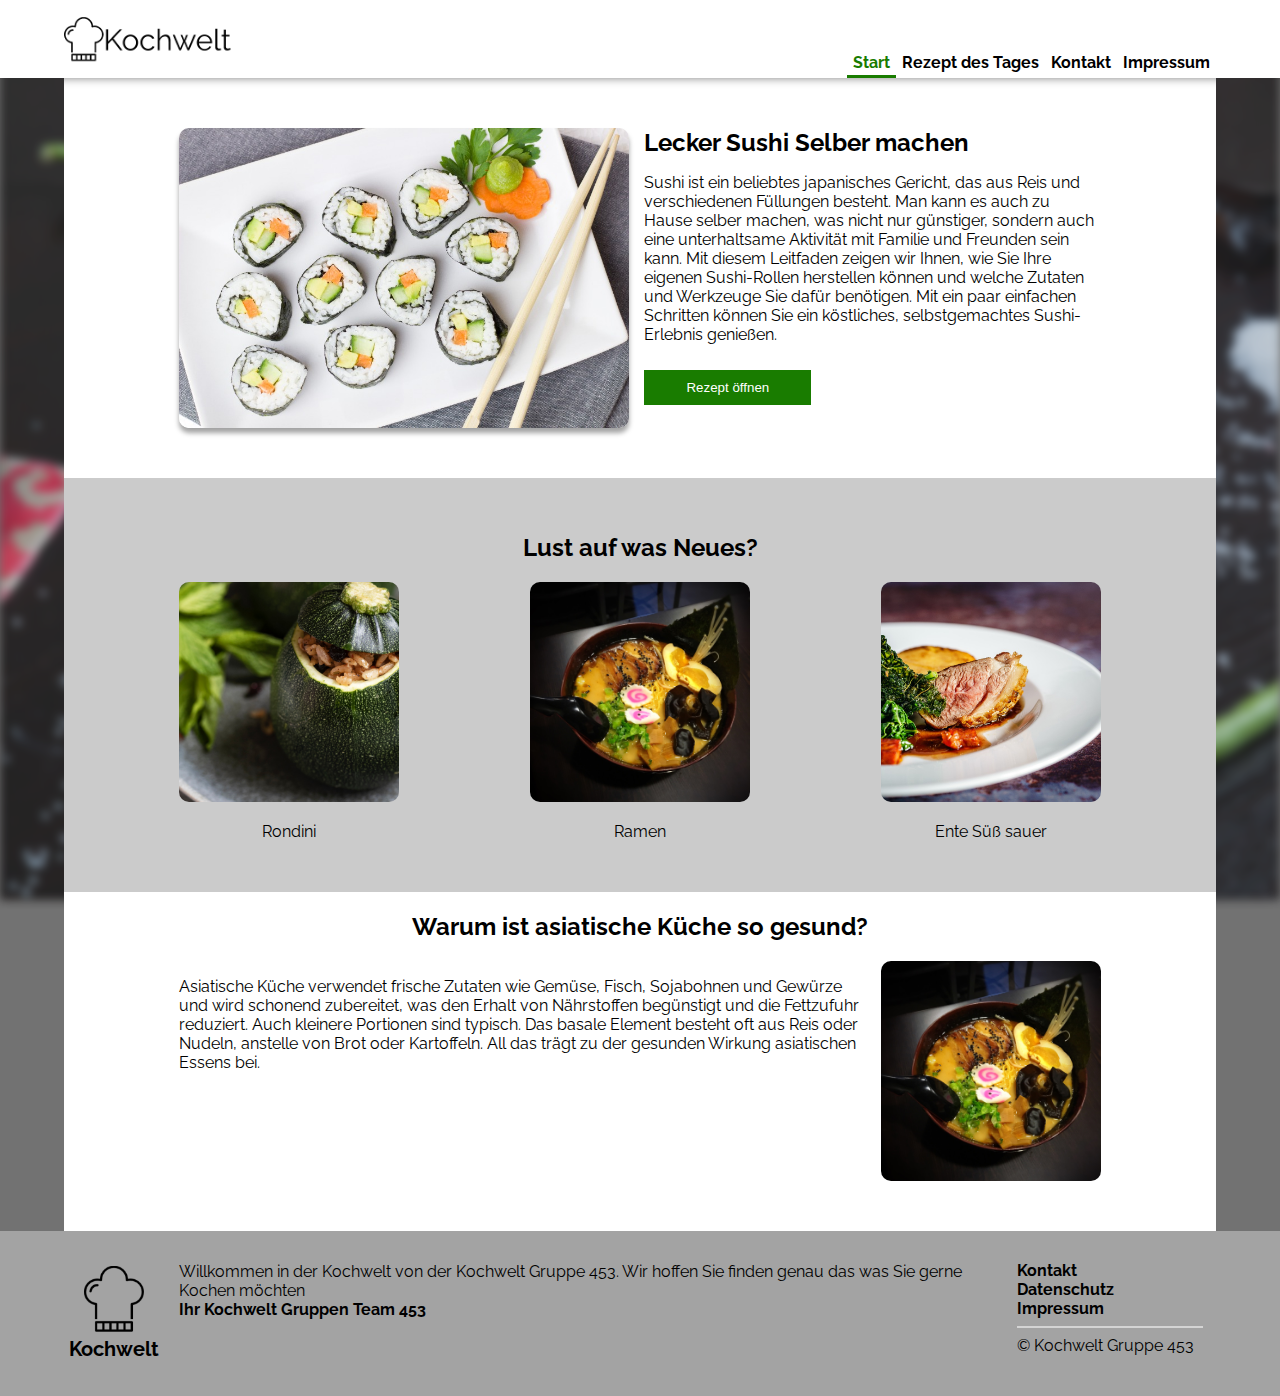
<file: index.html>
<!DOCTYPE html>
<html lang="de">

<head>
    <meta charset="UTF-8">
    <meta http-equiv="X-UA-Compatible" content="IE=edge">
    <meta name="viewport" content="width=device-width, initial-scale=1.0">
    <link rel="icon" type="image/png" href="./img/favicon.png">
    <script id="Cookiebot" src="https://consent.cookiebot.com/uc.js" data-cbid="d3d63e2e-1fae-4f0b-adeb-bb6c172b94df" data-blockingmode="auto" type="text/javascript"></script>
    <script src="script.js"></script>
    <title>Kochwelt</title>
    <link rel="stylesheet" href="css/style.css">
</head>

<body onload="includeHTML()">

    <div w3-include-html="templates/header.html"></div>
    <div class="contentBodyMain">
        <div class="homeRecipeDay">
            <img src="./img/img-gerichte/sushi-tag/kochwelt_sushi_1.jpg">
            <div class="homeTextBox">
                <h2>Lecker Sushi Selber machen</h2>
                <p>Sushi ist ein beliebtes japanisches Gericht, das aus Reis und verschiedenen Füllungen besteht. Man
                    kann es auch zu Hause selber machen, was nicht nur günstiger, sondern auch eine unterhaltsame
                    Aktivität mit Familie und Freunden sein kann. Mit diesem Leitfaden zeigen wir Ihnen, wie Sie Ihre
                    eigenen Sushi-Rollen herstellen können und welche Zutaten und Werkzeuge Sie dafür benötigen. Mit ein
                    paar einfachen Schritten können Sie ein köstliches, selbstgemachtes Sushi-Erlebnis genießen.</p>
                <button onclick="window.location.href = 'tagesrezept.html';">Rezept öffnen</button>
            </div>
        </div>
        <div class="homeMiddelLine">
            <div class="homeMiddel">
                <h2>Lust auf was Neues?</h2>
                <div class="homeMiddelBox">
                    <a href="rondini.html">
                        <img src="./img/img-gerichte/Rondini-img/Gefüllte-Rondini.jpg">
                        <p>Rondini</p>
                    </a>
                </div>
                <div class="homeMiddelBox">
                    <a href="ramen.html">
                        <img src="./img/img-gerichte/Ramen/table-restaurant-asian-bowl-dish-meal-1407283-pxhere.com.jpg">
                        <p>Ramen</p>
                    </a>
                </div>
                <div class="homeMiddelBox">
                    <a href="ente.html">
                        <img src="./img/img-gerichte/Ente/ente_0.jpg">
                        <p>Ente Süß sauer</p>
                    </a>
                </div>
            </div>
        </div>
        <div class="homeLast">
            <h2>Warum ist asiatische Küche so gesund?</h2>
            <div class="homeContentBoxLast">
                <p>Asiatische Küche verwendet frische Zutaten wie Gemüse, Fisch, Sojabohnen und Gewürze und wird
                    schonend zubereitet, was den Erhalt von Nährstoffen begünstigt und die Fettzufuhr reduziert. Auch
                    kleinere Portionen sind typisch. Das basale Element besteht oft aus Reis oder Nudeln, anstelle von
                    Brot oder Kartoffeln. All das trägt zu der gesunden Wirkung asiatischen Essens bei.</p>
                <img src="./img/img-gerichte/Ramen/table-restaurant-asian-bowl-dish-meal-1407283-pxhere.com.jpg">
            </div>
        </div>

    </div>
    <div w3-include-html="templates/footer.html"></div>
    <script type="text/javascript">
        function downloadJSAtOnload() {
            var element = document.createElement("script");
            element.src = "navistyle.js";
            document.body.appendChild(element);
        }
        // greater than or equal IE 9 and other modern Browser
        if (window.addEventListener)
            window.addEventListener("load", downloadJSAtOnload, false);
        //  less than or equal IE 8
        else if (window.attachEvent)
            window.attachEvent("onload", downloadJSAtOnload);
        // all Browser
        else window.onload = downloadJSAtOnload; 
    </script>
</body>

</html>
</file>
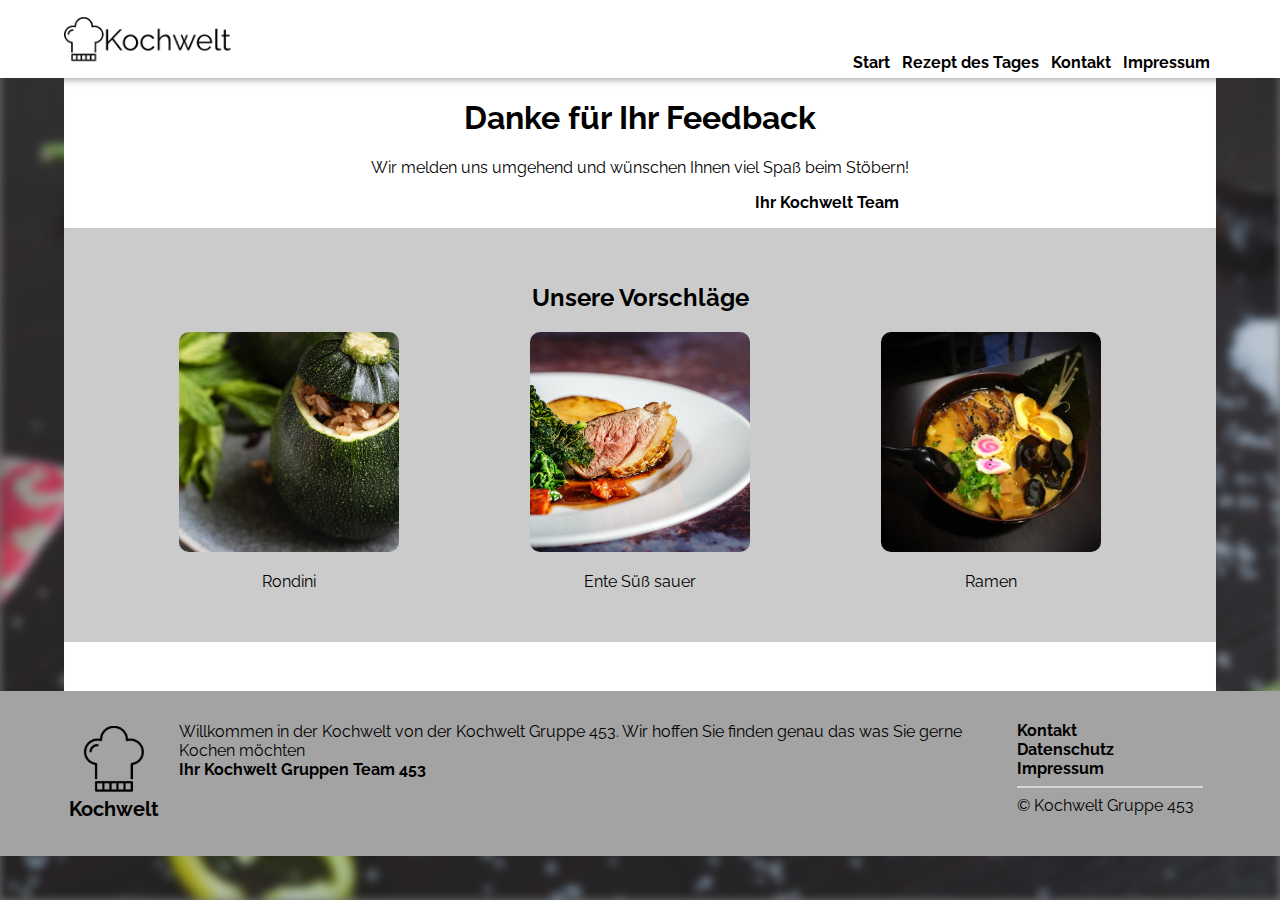
<file: danke.html>
<!DOCTYPE html>
<html lang="de">
<head>
    <meta charset="UTF-8">
    <meta http-equiv="X-UA-Compatible" content="IE=edge">
    <meta name="viewport" content="width=device-width, initial-scale=1.0">
    <link rel="icon" type="image/png" href="./img/favicon.png">
    <script id="Cookiebot" src="https://consent.cookiebot.com/uc.js" data-cbid="d3d63e2e-1fae-4f0b-adeb-bb6c172b94df" data-blockingmode="auto" type="text/javascript"></script>
    <script src="script.js"></script>
    <title>Kochwelt</title>
    <link rel="stylesheet" href="css/style.css">
</head>
<body onload="includeHTML()">
    
    <div w3-include-html="templates/header.html"></div>
    <div class="contentBodyMain tanksContent">
        <div class="tanksContentText">
            <h1>Danke für Ihr Feedback</h1>
            <p class="tanksSiteText">Wir melden uns umgehend und wünschen Ihnen viel Spaß beim Stöbern!</p>
            <p class="tanksSiteTextTeam">Ihr Kochwelt Team</p>
        </div>
        
        <div class="homeMiddelLine">
            <div class="homeMiddel">
                <h2>Unsere Vorschläge</h2>
                <div class="homeMiddelBox">
                    <a href="rondini.html">
                        <img src="./img/img-gerichte/Rondini-img/Gefüllte-Rondini.jpg">
                        <p>Rondini</p>
                    </a>
                </div>
                <div class="homeMiddelBox">
                    <a href="ente.html">
                        <img src="./img/img-gerichte/Ente/ente_0.jpg">
                        <p>Ente Süß sauer</p>
                    </a>
                </div>
                <div class="homeMiddelBox">
                    <a href="ramen.html">
                        <img src="./img/img-gerichte/Ramen/table-restaurant-asian-bowl-dish-meal-1407283-pxhere.com.jpg">
                        <p>Ramen</p>
                    </a>
                </div>
            </div>
        </div>
    
    </div>
    <div w3-include-html="templates/footer.html"></div>
    <script type="text/javascript">
        function downloadJSAtOnload() {
            var element = document.createElement("script");
            element.src = "navistyle.js";
            document.body.appendChild(element);
        }
        // greater than or equal IE 9 and other modern Browser
        if (window.addEventListener)
            window.addEventListener("load", downloadJSAtOnload, false);
        //  less than or equal IE 8
        else if (window.attachEvent)
            window.attachEvent("onload", downloadJSAtOnload);
        // all Browser
        else window.onload = downloadJSAtOnload; 
    </script>
</body>
</html>
</file>
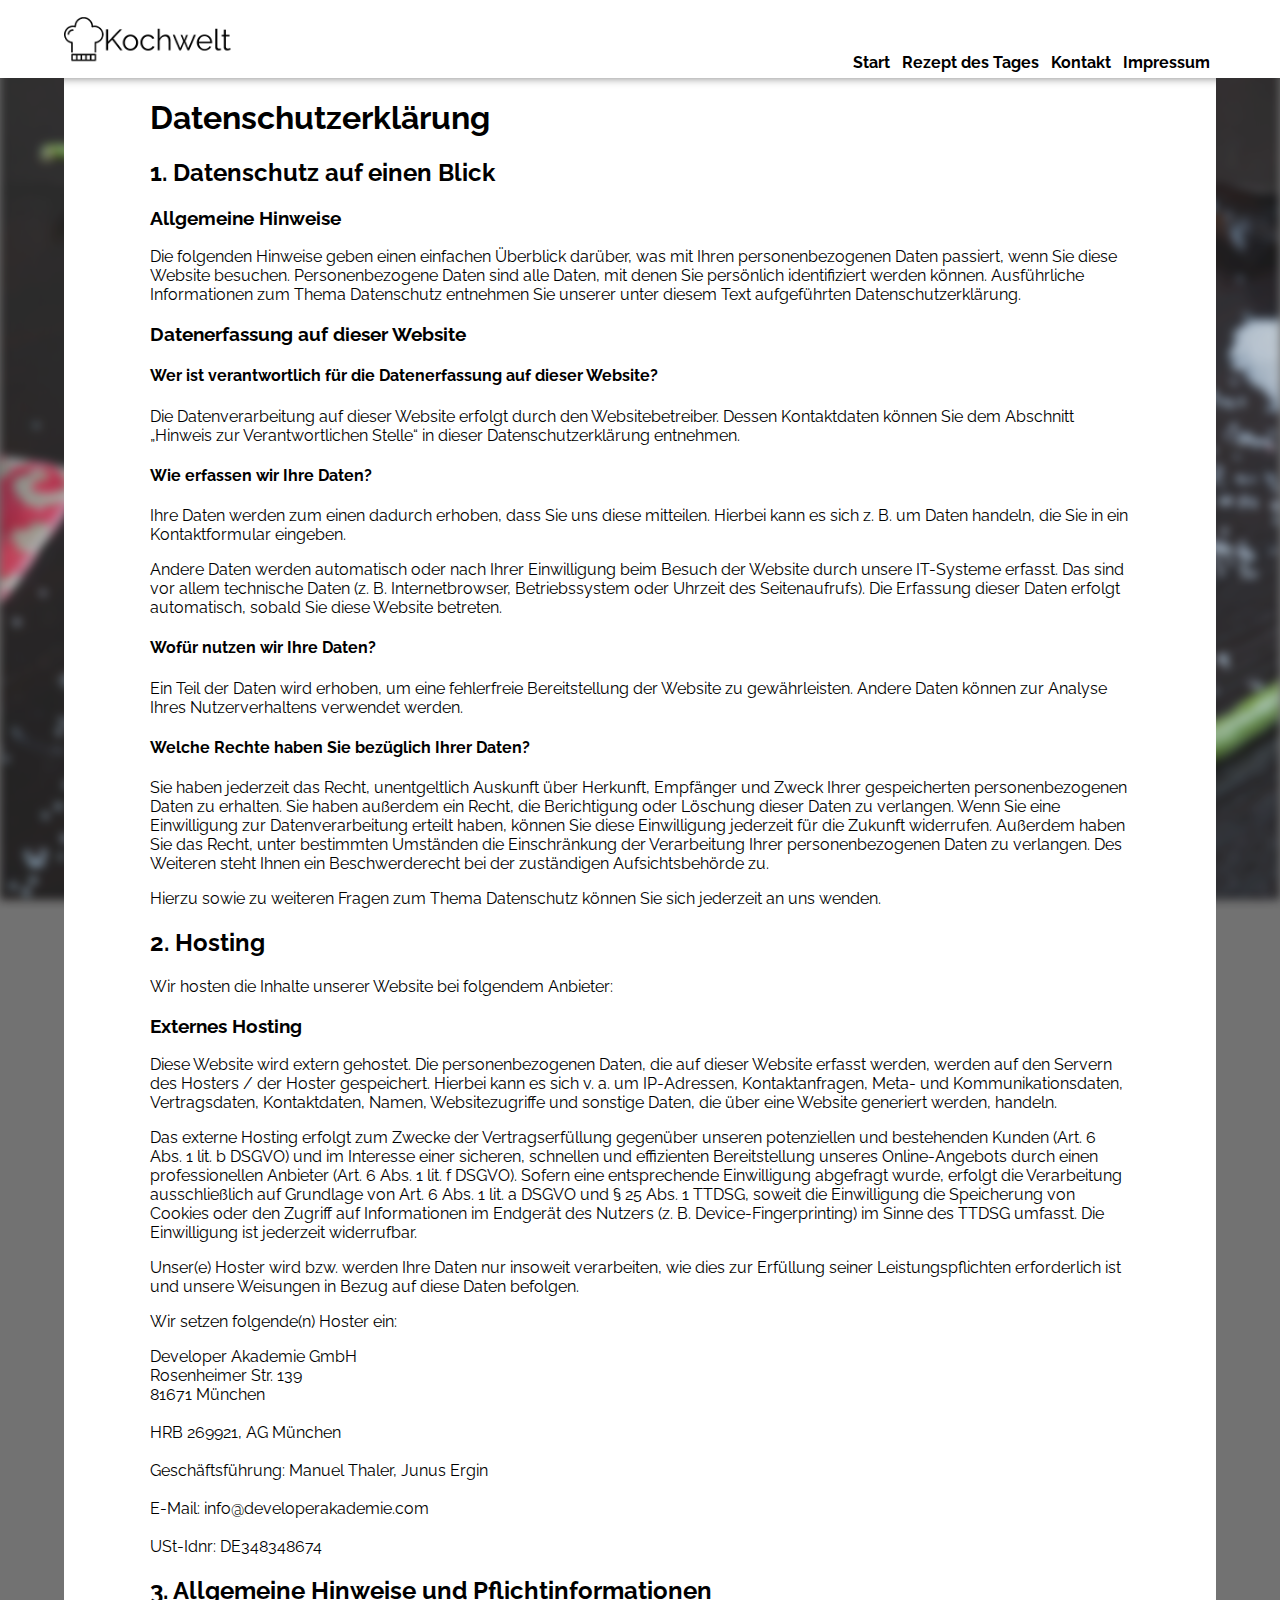
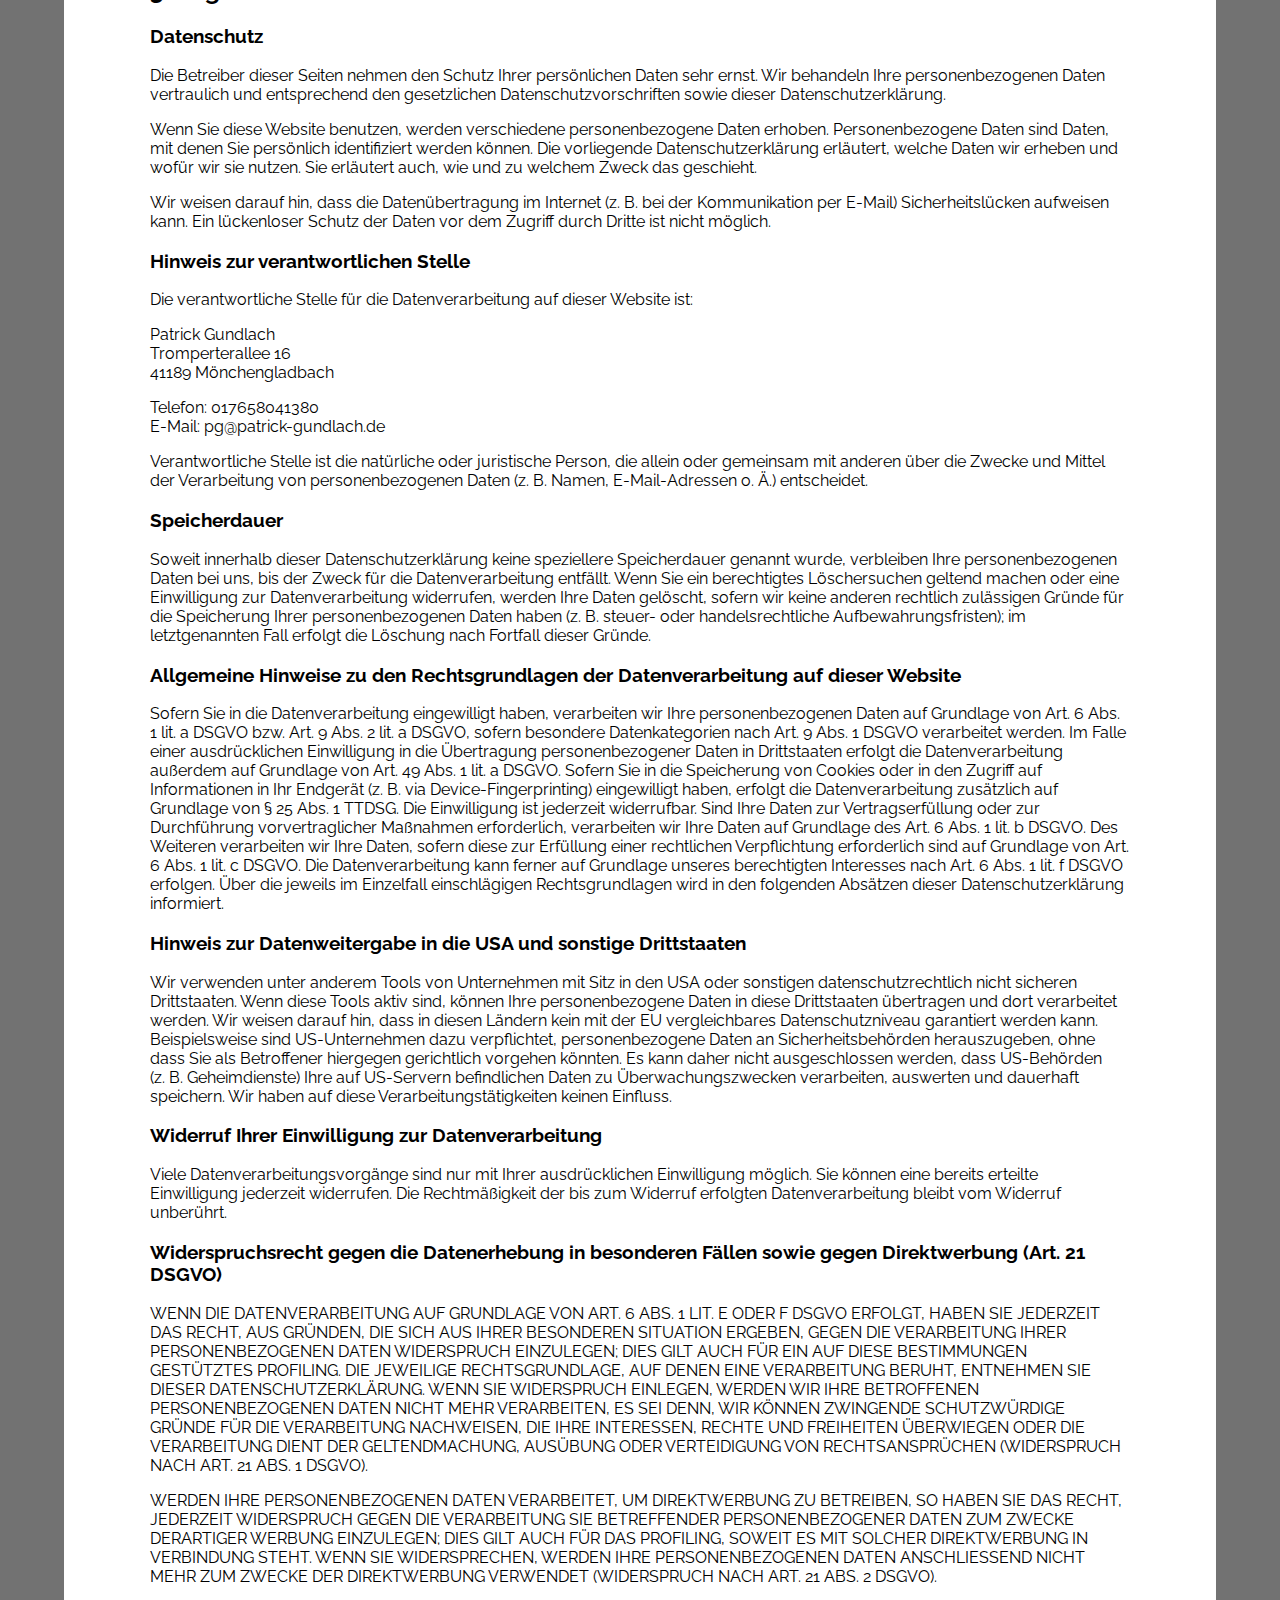
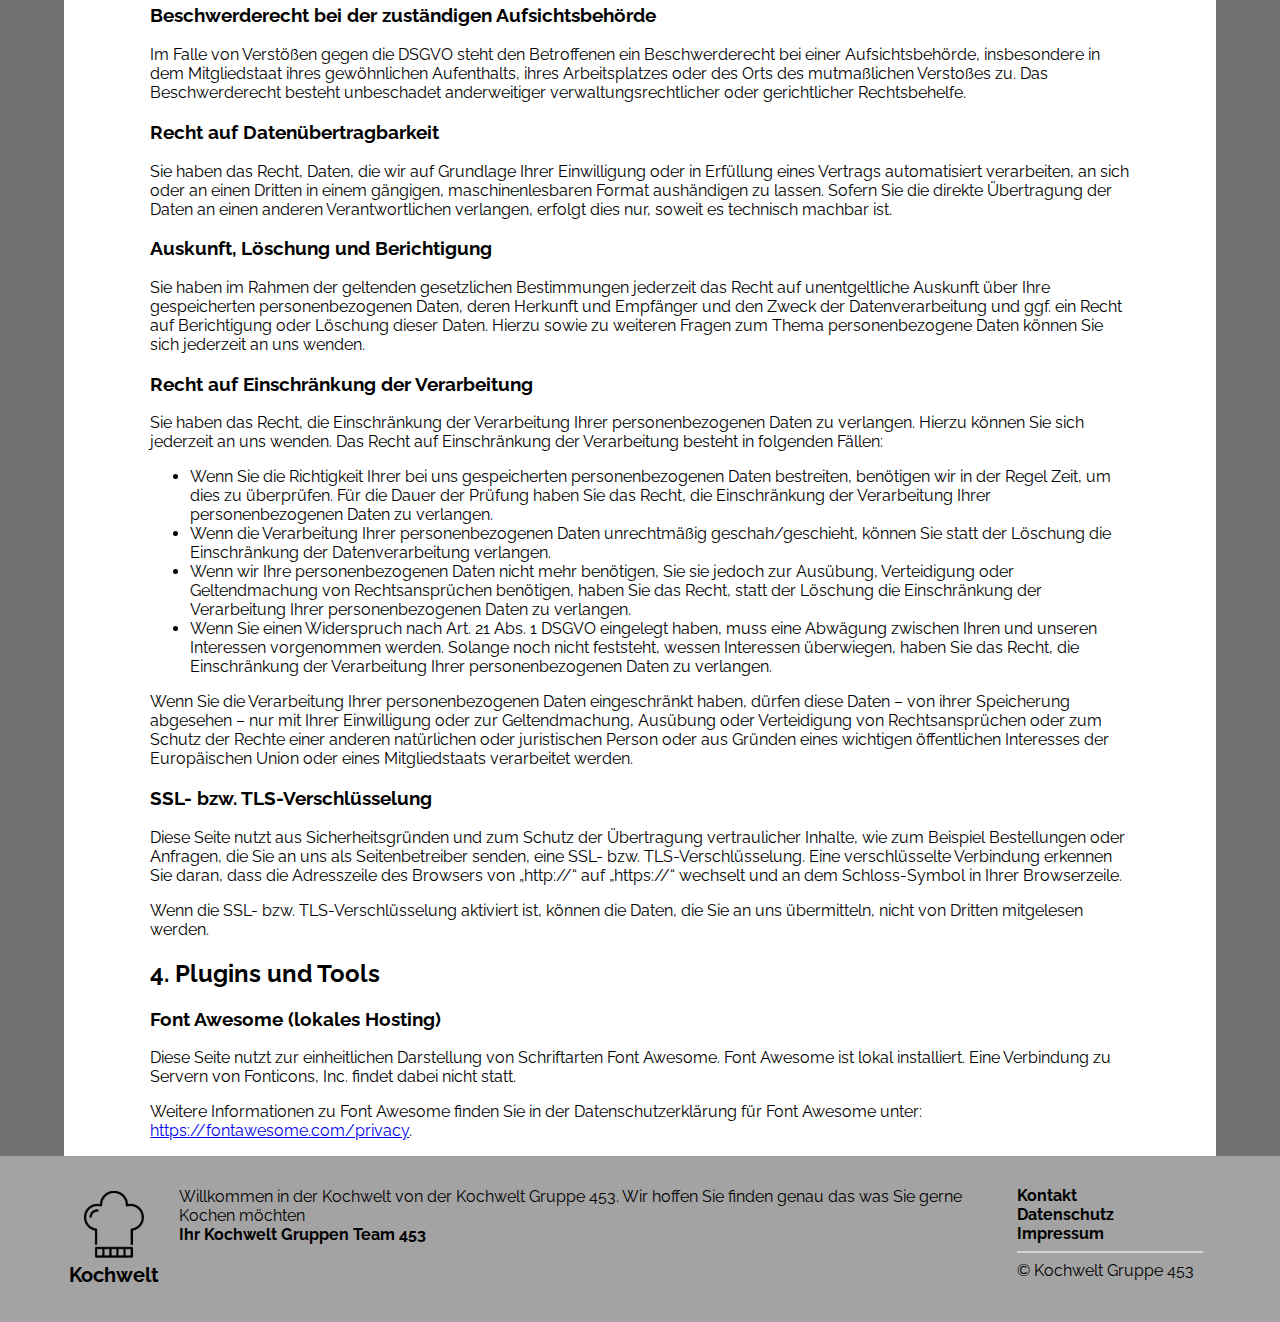
<file: datenschutz.html>
<!DOCTYPE html>
<html lang="de">

<head>
    <meta charset="UTF-8">
    <meta http-equiv="X-UA-Compatible" content="IE=edge">
    <meta name="viewport" content="width=device-width, initial-scale=1.0">
    <link rel="icon" type="image/png" href="./img/favicon.png">
    <script id="Cookiebot" src="https://consent.cookiebot.com/uc.js" data-cbid="d3d63e2e-1fae-4f0b-adeb-bb6c172b94df" data-blockingmode="auto" type="text/javascript"></script>
    <script src="script.js"></script>
    <title>Datenschutz</title>
    <link rel="stylesheet" href="css/style.css">
</head>

<body onload="includeHTML()">

    <div w3-include-html="templates/header.html"></div>
    <div class="contentBodyMain">
        <div class="contentBox">
            <h1>Datenschutz&shy;erkl&auml;rung</h1>
            <h2>1. Datenschutz auf einen Blick</h2>
            <h3>Allgemeine Hinweise</h3>
            <p>Die folgenden Hinweise geben einen einfachen &Uuml;berblick dar&uuml;ber, was mit Ihren personenbezogenen
                Daten passiert, wenn Sie diese Website besuchen. Personenbezogene Daten sind alle Daten, mit denen Sie
                pers&ouml;nlich identifiziert werden k&ouml;nnen. Ausf&uuml;hrliche Informationen zum Thema Datenschutz
                entnehmen Sie unserer unter diesem Text aufgef&uuml;hrten Datenschutzerkl&auml;rung.</p>
            <h3>Datenerfassung auf dieser Website</h3>
            <h4>Wer ist verantwortlich f&uuml;r die Datenerfassung auf dieser Website?</h4>
            <p>Die Datenverarbeitung auf dieser Website erfolgt durch den Websitebetreiber. Dessen Kontaktdaten
                k&ouml;nnen Sie dem Abschnitt &bdquo;Hinweis zur Verantwortlichen Stelle&ldquo; in dieser
                Datenschutzerkl&auml;rung entnehmen.</p>
            <h4>Wie erfassen wir Ihre Daten?</h4>
            <p>Ihre Daten werden zum einen dadurch erhoben, dass Sie uns diese mitteilen. Hierbei kann es sich
                z.&nbsp;B. um Daten handeln, die Sie in ein Kontaktformular eingeben.</p>
            <p>Andere Daten werden automatisch oder nach Ihrer Einwilligung beim Besuch der Website durch unsere
                IT-Systeme erfasst. Das sind vor allem technische Daten (z.&nbsp;B. Internetbrowser, Betriebssystem oder
                Uhrzeit des Seitenaufrufs). Die Erfassung dieser Daten erfolgt automatisch, sobald Sie diese Website
                betreten.</p>
            <h4>Wof&uuml;r nutzen wir Ihre Daten?</h4>
            <p>Ein Teil der Daten wird erhoben, um eine fehlerfreie Bereitstellung der Website zu gew&auml;hrleisten.
                Andere Daten k&ouml;nnen zur Analyse Ihres Nutzerverhaltens verwendet werden.</p>
            <h4>Welche Rechte haben Sie bez&uuml;glich Ihrer Daten?</h4>
            <p>Sie haben jederzeit das Recht, unentgeltlich Auskunft &uuml;ber Herkunft, Empf&auml;nger und Zweck Ihrer
                gespeicherten personenbezogenen Daten zu erhalten. Sie haben au&szlig;erdem ein Recht, die Berichtigung
                oder L&ouml;schung dieser Daten zu verlangen. Wenn Sie eine Einwilligung zur Datenverarbeitung erteilt
                haben, k&ouml;nnen Sie diese Einwilligung jederzeit f&uuml;r die Zukunft widerrufen. Au&szlig;erdem
                haben Sie das Recht, unter bestimmten Umst&auml;nden die Einschr&auml;nkung der Verarbeitung Ihrer
                personenbezogenen Daten zu verlangen. Des Weiteren steht Ihnen ein Beschwerderecht bei der
                zust&auml;ndigen Aufsichtsbeh&ouml;rde zu.</p>
            <p>Hierzu sowie zu weiteren Fragen zum Thema Datenschutz k&ouml;nnen Sie sich jederzeit an uns wenden.</p>
            <h2>2. Hosting</h2>
            <p>Wir hosten die Inhalte unserer Website bei folgendem Anbieter:</p>
            <h3>Externes Hosting</h3>
            <p>Diese Website wird extern gehostet. Die personenbezogenen Daten, die auf dieser Website erfasst werden,
                werden auf den Servern des Hosters / der Hoster gespeichert. Hierbei kann es sich v.&nbsp;a. um
                IP-Adressen, Kontaktanfragen, Meta- und Kommunikationsdaten, Vertragsdaten, Kontaktdaten, Namen,
                Websitezugriffe und sonstige Daten, die &uuml;ber eine Website generiert werden, handeln.</p>
            <p>Das externe Hosting erfolgt zum Zwecke der Vertragserf&uuml;llung gegen&uuml;ber unseren potenziellen und
                bestehenden Kunden (Art. 6 Abs. 1 lit. b DSGVO) und im Interesse einer sicheren, schnellen und
                effizienten Bereitstellung unseres Online-Angebots durch einen professionellen Anbieter (Art. 6 Abs. 1
                lit. f DSGVO). Sofern eine entsprechende Einwilligung abgefragt wurde, erfolgt die Verarbeitung
                ausschlie&szlig;lich auf Grundlage von Art. 6 Abs. 1 lit. a DSGVO und &sect; 25 Abs. 1 TTDSG, soweit die
                Einwilligung die Speicherung von Cookies oder den Zugriff auf Informationen im Endger&auml;t des Nutzers
                (z.&nbsp;B. Device-Fingerprinting) im Sinne des TTDSG umfasst. Die Einwilligung ist jederzeit
                widerrufbar.</p>
            <p>Unser(e) Hoster wird bzw. werden Ihre Daten nur insoweit verarbeiten, wie dies zur Erf&uuml;llung seiner
                Leistungspflichten erforderlich ist und unsere Weisungen in Bezug auf diese Daten befolgen.</p>
            <p>Wir setzen folgende(n) Hoster ein:</p>
            <p>Developer Akademie GmbH<br />
                Rosenheimer Str. 139<br />
                81671 M&uuml;nchen<br />
                <br />
                HRB 269921, AG M&uuml;nchen<br />
                <br />
                Gesch&auml;ftsf&uuml;hrung: Manuel Thaler, Junus Ergin<br />
                <br />
                E-Mail: info@developerakademie.com<br />
                <br />
                USt-Idnr: DE348348674
            </p>
            <h2>3. Allgemeine Hinweise und Pflicht&shy;informationen</h2>
            <h3>Datenschutz</h3>
            <p>Die Betreiber dieser Seiten nehmen den Schutz Ihrer pers&ouml;nlichen Daten sehr ernst. Wir behandeln
                Ihre personenbezogenen Daten vertraulich und entsprechend den gesetzlichen Datenschutzvorschriften sowie
                dieser Datenschutzerkl&auml;rung.</p>
            <p>Wenn Sie diese Website benutzen, werden verschiedene personenbezogene Daten erhoben. Personenbezogene
                Daten sind Daten, mit denen Sie pers&ouml;nlich identifiziert werden k&ouml;nnen. Die vorliegende
                Datenschutzerkl&auml;rung erl&auml;utert, welche Daten wir erheben und wof&uuml;r wir sie nutzen. Sie
                erl&auml;utert auch, wie und zu welchem Zweck das geschieht.</p>
            <p>Wir weisen darauf hin, dass die Daten&uuml;bertragung im Internet (z.&nbsp;B. bei der Kommunikation per
                E-Mail) Sicherheitsl&uuml;cken aufweisen kann. Ein l&uuml;ckenloser Schutz der Daten vor dem Zugriff
                durch Dritte ist nicht m&ouml;glich.</p>
            <h3>Hinweis zur verantwortlichen Stelle</h3>
            <p>Die verantwortliche Stelle f&uuml;r die Datenverarbeitung auf dieser Website ist:</p>
            <p>Patrick Gundlach<br />
                Tromperterallee 16<br />
                41189 M&ouml;nchengladbach</p>

            <p>Telefon: 017658041380<br />
                E-Mail: pg@patrick-gundlach.de</p>
            <p>Verantwortliche Stelle ist die nat&uuml;rliche oder juristische Person, die allein oder gemeinsam mit
                anderen &uuml;ber die Zwecke und Mittel der Verarbeitung von personenbezogenen Daten (z.&nbsp;B. Namen,
                E-Mail-Adressen o. &Auml;.) entscheidet.</p>

            <h3>Speicherdauer</h3>
            <p>Soweit innerhalb dieser Datenschutzerkl&auml;rung keine speziellere Speicherdauer genannt wurde,
                verbleiben Ihre personenbezogenen Daten bei uns, bis der Zweck f&uuml;r die Datenverarbeitung
                entf&auml;llt. Wenn Sie ein berechtigtes L&ouml;schersuchen geltend machen oder eine Einwilligung zur
                Datenverarbeitung widerrufen, werden Ihre Daten gel&ouml;scht, sofern wir keine anderen rechtlich
                zul&auml;ssigen Gr&uuml;nde f&uuml;r die Speicherung Ihrer personenbezogenen Daten haben (z.&nbsp;B.
                steuer- oder handelsrechtliche Aufbewahrungsfristen); im letztgenannten Fall erfolgt die L&ouml;schung
                nach Fortfall dieser Gr&uuml;nde.</p>
            <h3>Allgemeine Hinweise zu den Rechtsgrundlagen der Datenverarbeitung auf dieser Website</h3>
            <p>Sofern Sie in die Datenverarbeitung eingewilligt haben, verarbeiten wir Ihre personenbezogenen Daten auf
                Grundlage von Art. 6 Abs. 1 lit. a DSGVO bzw. Art. 9 Abs. 2 lit. a DSGVO, sofern besondere
                Datenkategorien nach Art. 9 Abs. 1 DSGVO verarbeitet werden. Im Falle einer ausdr&uuml;cklichen
                Einwilligung in die &Uuml;bertragung personenbezogener Daten in Drittstaaten erfolgt die
                Datenverarbeitung au&szlig;erdem auf Grundlage von Art. 49 Abs. 1 lit. a DSGVO. Sofern Sie in die
                Speicherung von Cookies oder in den Zugriff auf Informationen in Ihr Endger&auml;t (z.&nbsp;B. via
                Device-Fingerprinting) eingewilligt haben, erfolgt die Datenverarbeitung zus&auml;tzlich auf Grundlage
                von &sect; 25 Abs. 1 TTDSG. Die Einwilligung ist jederzeit widerrufbar. Sind Ihre Daten zur
                Vertragserf&uuml;llung oder zur Durchf&uuml;hrung vorvertraglicher Ma&szlig;nahmen erforderlich,
                verarbeiten wir Ihre Daten auf Grundlage des Art. 6 Abs. 1 lit. b DSGVO. Des Weiteren verarbeiten wir
                Ihre Daten, sofern diese zur Erf&uuml;llung einer rechtlichen Verpflichtung erforderlich sind auf
                Grundlage von Art. 6 Abs. 1 lit. c DSGVO. Die Datenverarbeitung kann ferner auf Grundlage unseres
                berechtigten Interesses nach Art. 6 Abs. 1 lit. f DSGVO erfolgen. &Uuml;ber die jeweils im Einzelfall
                einschl&auml;gigen Rechtsgrundlagen wird in den folgenden Abs&auml;tzen dieser Datenschutzerkl&auml;rung
                informiert.</p>
            <h3>Hinweis zur Datenweitergabe in die USA und sonstige Drittstaaten</h3>
            <p>Wir verwenden unter anderem Tools von Unternehmen mit Sitz in den USA oder sonstigen datenschutzrechtlich
                nicht sicheren Drittstaaten. Wenn diese Tools aktiv sind, k&ouml;nnen Ihre personenbezogene Daten in
                diese Drittstaaten &uuml;bertragen und dort verarbeitet werden. Wir weisen darauf hin, dass in diesen
                L&auml;ndern kein mit der EU vergleichbares Datenschutzniveau garantiert werden kann. Beispielsweise
                sind US-Unternehmen dazu verpflichtet, personenbezogene Daten an Sicherheitsbeh&ouml;rden herauszugeben,
                ohne dass Sie als Betroffener hiergegen gerichtlich vorgehen k&ouml;nnten. Es kann daher nicht
                ausgeschlossen werden, dass US-Beh&ouml;rden (z.&nbsp;B. Geheimdienste) Ihre auf US-Servern befindlichen
                Daten zu &Uuml;berwachungszwecken verarbeiten, auswerten und dauerhaft speichern. Wir haben auf diese
                Verarbeitungst&auml;tigkeiten keinen Einfluss.</p>
            <h3>Widerruf Ihrer Einwilligung zur Datenverarbeitung</h3>
            <p>Viele Datenverarbeitungsvorg&auml;nge sind nur mit Ihrer ausdr&uuml;cklichen Einwilligung m&ouml;glich.
                Sie k&ouml;nnen eine bereits erteilte Einwilligung jederzeit widerrufen. Die Rechtm&auml;&szlig;igkeit
                der bis zum Widerruf erfolgten Datenverarbeitung bleibt vom Widerruf unber&uuml;hrt.</p>
            <h3>Widerspruchsrecht gegen die Datenerhebung in besonderen F&auml;llen sowie gegen Direktwerbung (Art. 21
                DSGVO)</h3>
            <p>WENN DIE DATENVERARBEITUNG AUF GRUNDLAGE VON ART. 6 ABS. 1 LIT. E ODER F DSGVO ERFOLGT, HABEN SIE
                JEDERZEIT DAS RECHT, AUS GR&Uuml;NDEN, DIE SICH AUS IHRER BESONDEREN SITUATION ERGEBEN, GEGEN DIE
                VERARBEITUNG IHRER PERSONENBEZOGENEN DATEN WIDERSPRUCH EINZULEGEN; DIES GILT AUCH F&Uuml;R EIN AUF DIESE
                BESTIMMUNGEN GEST&Uuml;TZTES PROFILING. DIE JEWEILIGE RECHTSGRUNDLAGE, AUF DENEN EINE VERARBEITUNG
                BERUHT, ENTNEHMEN SIE DIESER DATENSCHUTZERKL&Auml;RUNG. WENN SIE WIDERSPRUCH EINLEGEN, WERDEN WIR IHRE
                BETROFFENEN PERSONENBEZOGENEN DATEN NICHT MEHR VERARBEITEN, ES SEI DENN, WIR K&Ouml;NNEN ZWINGENDE
                SCHUTZW&Uuml;RDIGE GR&Uuml;NDE F&Uuml;R DIE VERARBEITUNG NACHWEISEN, DIE IHRE INTERESSEN, RECHTE UND
                FREIHEITEN &Uuml;BERWIEGEN ODER DIE VERARBEITUNG DIENT DER GELTENDMACHUNG, AUS&Uuml;BUNG ODER
                VERTEIDIGUNG VON RECHTSANSPR&Uuml;CHEN (WIDERSPRUCH NACH ART. 21 ABS. 1 DSGVO).</p>
            <p>WERDEN IHRE PERSONENBEZOGENEN DATEN VERARBEITET, UM DIREKTWERBUNG ZU BETREIBEN, SO HABEN SIE DAS RECHT,
                JEDERZEIT WIDERSPRUCH GEGEN DIE VERARBEITUNG SIE BETREFFENDER PERSONENBEZOGENER DATEN ZUM ZWECKE
                DERARTIGER WERBUNG EINZULEGEN; DIES GILT AUCH F&Uuml;R DAS PROFILING, SOWEIT ES MIT SOLCHER
                DIREKTWERBUNG IN VERBINDUNG STEHT. WENN SIE WIDERSPRECHEN, WERDEN IHRE PERSONENBEZOGENEN DATEN
                ANSCHLIESSEND NICHT MEHR ZUM ZWECKE DER DIREKTWERBUNG VERWENDET (WIDERSPRUCH NACH ART. 21 ABS. 2 DSGVO).
            </p>
            <h3>Beschwerde&shy;recht bei der zust&auml;ndigen Aufsichts&shy;beh&ouml;rde</h3>
            <p>Im Falle von Verst&ouml;&szlig;en gegen die DSGVO steht den Betroffenen ein Beschwerderecht bei einer
                Aufsichtsbeh&ouml;rde, insbesondere in dem Mitgliedstaat ihres gew&ouml;hnlichen Aufenthalts, ihres
                Arbeitsplatzes oder des Orts des mutma&szlig;lichen Versto&szlig;es zu. Das Beschwerderecht besteht
                unbeschadet anderweitiger verwaltungsrechtlicher oder gerichtlicher Rechtsbehelfe.</p>
            <h3>Recht auf Daten&shy;&uuml;bertrag&shy;barkeit</h3>
            <p>Sie haben das Recht, Daten, die wir auf Grundlage Ihrer Einwilligung oder in Erf&uuml;llung eines
                Vertrags automatisiert verarbeiten, an sich oder an einen Dritten in einem g&auml;ngigen,
                maschinenlesbaren Format aush&auml;ndigen zu lassen. Sofern Sie die direkte &Uuml;bertragung der Daten
                an einen anderen Verantwortlichen verlangen, erfolgt dies nur, soweit es technisch machbar ist.</p>
            <h3>Auskunft, L&ouml;schung und Berichtigung</h3>
            <p>Sie haben im Rahmen der geltenden gesetzlichen Bestimmungen jederzeit das Recht auf unentgeltliche
                Auskunft &uuml;ber Ihre gespeicherten personenbezogenen Daten, deren Herkunft und Empf&auml;nger und den
                Zweck der Datenverarbeitung und ggf. ein Recht auf Berichtigung oder L&ouml;schung dieser Daten. Hierzu
                sowie zu weiteren Fragen zum Thema personenbezogene Daten k&ouml;nnen Sie sich jederzeit an uns wenden.
            </p>
            <h3>Recht auf Einschr&auml;nkung der Verarbeitung</h3>
            <p>Sie haben das Recht, die Einschr&auml;nkung der Verarbeitung Ihrer personenbezogenen Daten zu verlangen.
                Hierzu k&ouml;nnen Sie sich jederzeit an uns wenden. Das Recht auf Einschr&auml;nkung der Verarbeitung
                besteht in folgenden F&auml;llen:</p>
            <ul>
                <li>Wenn Sie die Richtigkeit Ihrer bei uns gespeicherten personenbezogenen Daten bestreiten,
                    ben&ouml;tigen wir in der Regel Zeit, um dies zu &uuml;berpr&uuml;fen. F&uuml;r die Dauer der
                    Pr&uuml;fung haben Sie das Recht, die Einschr&auml;nkung der Verarbeitung Ihrer personenbezogenen
                    Daten zu verlangen.</li>
                <li>Wenn die Verarbeitung Ihrer personenbezogenen Daten unrechtm&auml;&szlig;ig geschah/geschieht,
                    k&ouml;nnen Sie statt der L&ouml;schung die Einschr&auml;nkung der Datenverarbeitung verlangen.</li>
                <li>Wenn wir Ihre personenbezogenen Daten nicht mehr ben&ouml;tigen, Sie sie jedoch zur Aus&uuml;bung,
                    Verteidigung oder Geltendmachung von Rechtsanspr&uuml;chen ben&ouml;tigen, haben Sie das Recht,
                    statt der L&ouml;schung die Einschr&auml;nkung der Verarbeitung Ihrer personenbezogenen Daten zu
                    verlangen.</li>
                <li>Wenn Sie einen Widerspruch nach Art. 21 Abs. 1 DSGVO eingelegt haben, muss eine Abw&auml;gung
                    zwischen Ihren und unseren Interessen vorgenommen werden. Solange noch nicht feststeht, wessen
                    Interessen &uuml;berwiegen, haben Sie das Recht, die Einschr&auml;nkung der Verarbeitung Ihrer
                    personenbezogenen Daten zu verlangen.</li>
            </ul>
            <p>Wenn Sie die Verarbeitung Ihrer personenbezogenen Daten eingeschr&auml;nkt haben, d&uuml;rfen diese Daten
                &ndash; von ihrer Speicherung abgesehen &ndash; nur mit Ihrer Einwilligung oder zur Geltendmachung,
                Aus&uuml;bung oder Verteidigung von Rechtsanspr&uuml;chen oder zum Schutz der Rechte einer anderen
                nat&uuml;rlichen oder juristischen Person oder aus Gr&uuml;nden eines wichtigen &ouml;ffentlichen
                Interesses der Europ&auml;ischen Union oder eines Mitgliedstaats verarbeitet werden.</p>
            <h3>SSL- bzw. TLS-Verschl&uuml;sselung</h3>
            <p>Diese Seite nutzt aus Sicherheitsgr&uuml;nden und zum Schutz der &Uuml;bertragung vertraulicher Inhalte,
                wie zum Beispiel Bestellungen oder Anfragen, die Sie an uns als Seitenbetreiber senden, eine SSL- bzw.
                TLS-Verschl&uuml;sselung. Eine verschl&uuml;sselte Verbindung erkennen Sie daran, dass die Adresszeile
                des Browsers von &bdquo;http://&ldquo; auf &bdquo;https://&ldquo; wechselt und an dem Schloss-Symbol in
                Ihrer Browserzeile.</p>
            <p>Wenn die SSL- bzw. TLS-Verschl&uuml;sselung aktiviert ist, k&ouml;nnen die Daten, die Sie an uns
                &uuml;bermitteln, nicht von Dritten mitgelesen werden.</p>
            <h2>4. Plugins und Tools</h2>
            <h3>Font Awesome (lokales Hosting)</h3>
            <p>Diese Seite nutzt zur einheitlichen Darstellung von Schriftarten Font Awesome. Font Awesome ist lokal
                installiert. Eine Verbindung zu Servern von Fonticons, Inc. findet dabei nicht statt.</p>
            <p>Weitere Informationen zu Font Awesome finden Sie in der Datenschutzerkl&auml;rung f&uuml;r Font Awesome
                unter: <a href="https://fontawesome.com/privacy" target="_blank"
                    rel="noopener noreferrer">https://fontawesome.com/privacy</a>.</p>


        </div>
    </div>
    <div w3-include-html="templates/footer.html"></div>
</body>

</html>
</file>
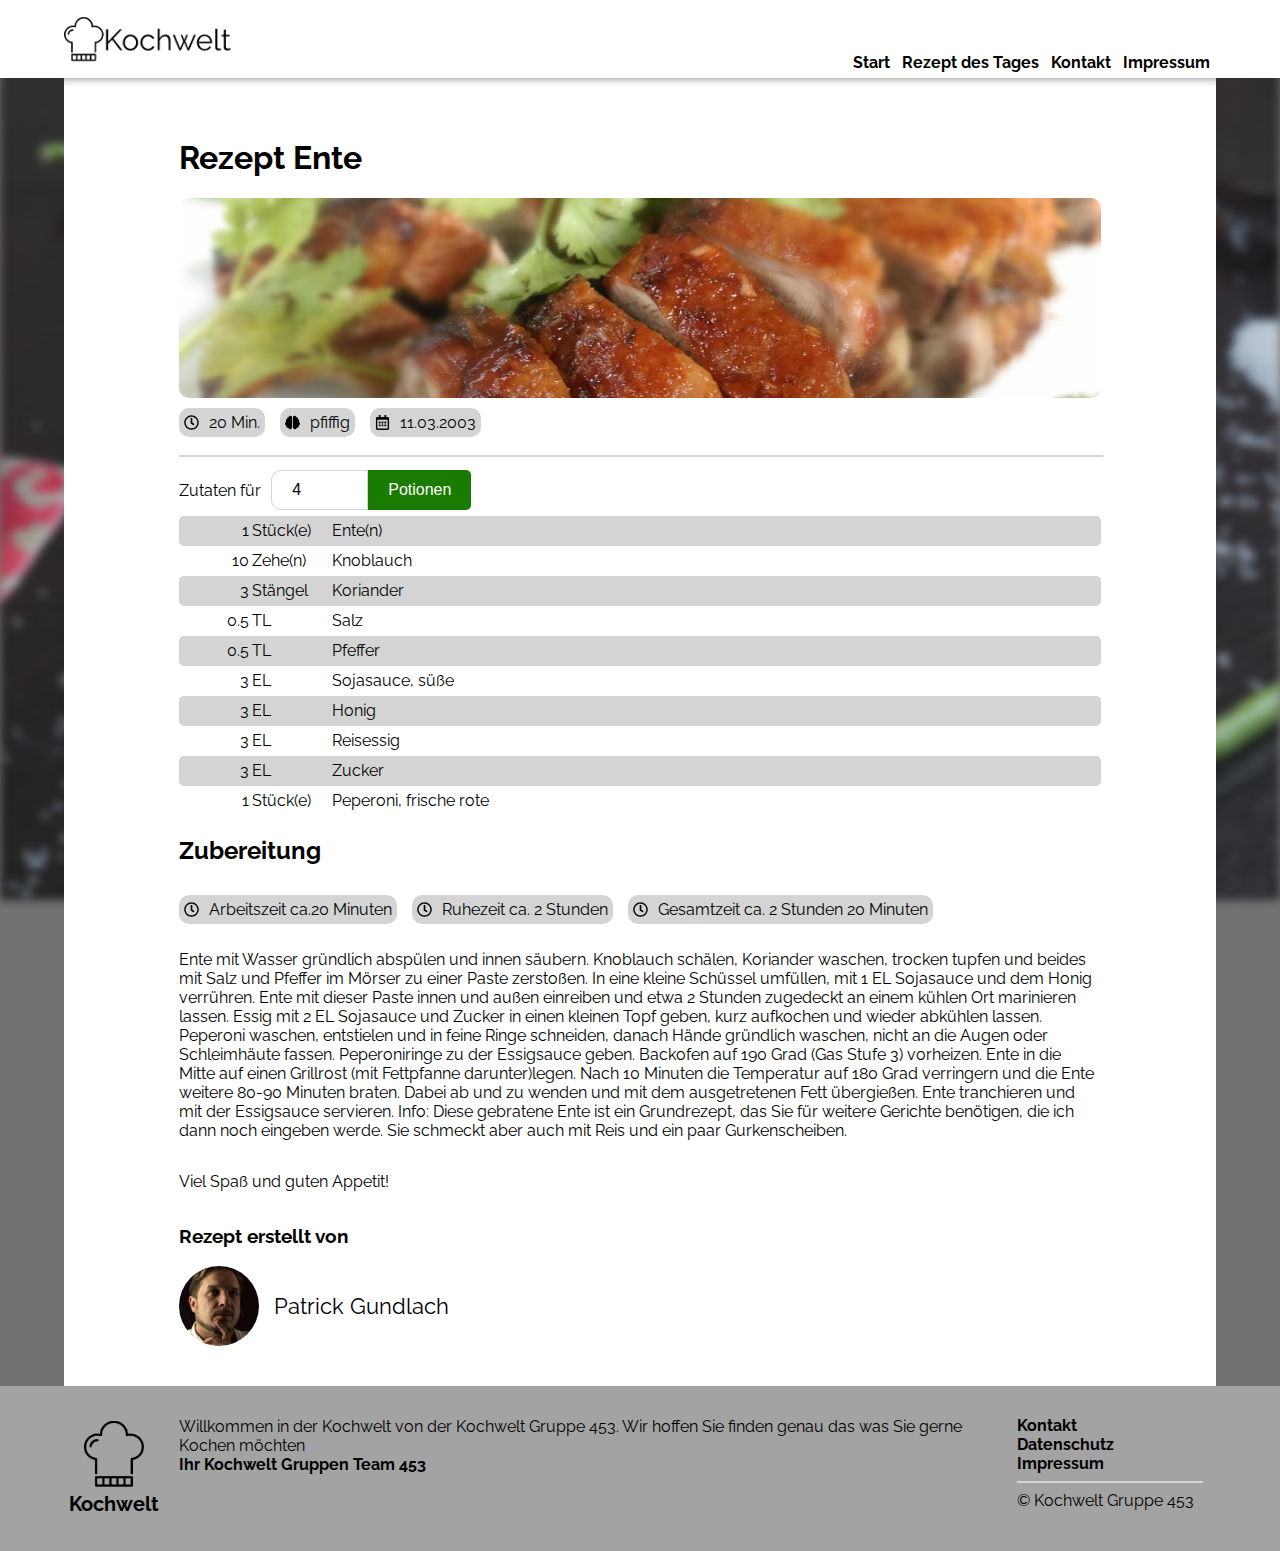
<file: ente.html>
<!DOCTYPE html>
<html lang="de">

<head>
    <meta charset="UTF-8">
    <meta http-equiv="X-UA-Compatible" content="IE=edge">
    <meta name="viewport" content="width=device-width, initial-scale=1.0">
    <link rel="icon" type="image/png" href="./img/favicon.png">
    <script id="Cookiebot" src="https://consent.cookiebot.com/uc.js" data-cbid="d3d63e2e-1fae-4f0b-adeb-bb6c172b94df" data-blockingmode="auto" type="text/javascript"></script>
    <script src="script.js"></script>
    <title>Rezept Ente</title>
    <link rel="stylesheet" href="./css/style.css">
</head>

<body onload="includeHTML()">

    <div w3-include-html="./templates/header.html"></div>
    <div class="contentBodyMain">
        <div class="contentBodyInner">
            <h1>Rezept Ente</h1>
            <img class="headerImage" src="./img/img-gerichte/Ente/ente_1.jpg" />
            <div class="display-flex">
                <div class="clock"><svg>
                        <image xlink:href="./img/icons/clock-regular.svg" />
                    </svg>20 Min.</div>
                <div class="clock"><svg>
                        <image xlink:href="./img/icons/brain-solid.svg" />
                    </svg>pfiffig</div>
                <div class="clock"><svg>
                        <image xlink:href="./img/icons/calendar-alt-regular.svg" />
                    </svg>11.03.2003</div>
            </div>
            <hr />
            <div class="ingredientInput">
                <p>Zutaten für</p><div class="mobileLine">
                    <input id="portionsAmount" 
                    class="inputFieldPortion" 
                    type="number" 
                    value="4" 
                    min="1" 
                    max="99"
                    onkeydown="return restrictInput(event)"
                    onblur="replaceZeroWithOne()">
                    <button onclick="calculatorIngredients()">Potionen</button>
                </div>
            </div>
            <div id="ingredientList" class="ingredientLists"></div>
            <h2>Zubereitung</h2>
            <div class="display-flex">
                <div class="clock"><svg>
                        <image xlink:href="./img/icons/clock-regular.svg" />
                    </svg>Arbeitszeit ca.20 Minuten</div>
                <div class="clock"><svg>
                        <image xlink:href="./img/icons/clock-regular.svg" />
                    </svg>Ruhezeit ca. 2 Stunden</div>
                    <div class="clock"><svg>
                        <image xlink:href="./img/icons/clock-regular.svg" />
                    </svg>Gesamtzeit ca. 2 Stunden 20 Minuten</div>
            </div>
            <p>Ente mit Wasser gründlich abspülen und innen säubern. Knoblauch schälen, Koriander waschen, trocken tupfen und beides mit Salz und Pfeffer im Mörser zu einer Paste zerstoßen. In eine kleine Schüssel umfüllen, mit 1 EL Sojasauce und dem Honig verrühren. Ente mit dieser Paste innen und außen einreiben und etwa 2 Stunden zugedeckt an einem kühlen Ort marinieren lassen. Essig mit 2 EL Sojasauce und Zucker in einen kleinen Topf geben, kurz aufkochen und wieder abkühlen lassen. Peperoni waschen, entstielen und in feine Ringe schneiden, danach Hände gründlich waschen, nicht an die Augen oder Schleimhäute fassen. Peperoniringe zu der Essigsauce geben. Backofen auf 190 Grad (Gas Stufe 3) vorheizen. Ente in die Mitte auf einen Grillrost (mit Fettpfanne darunter)legen. Nach 10 Minuten die Temperatur auf 180 Grad verringern und die Ente weitere 80-90 Minuten braten. Dabei ab und zu wenden und mit dem ausgetretenen Fett übergießen. Ente tranchieren und mit der Essigsauce servieren.
                Info: Diese gebratene Ente ist ein Grundrezept, das Sie für weitere Gerichte benötigen, die ich dann noch eingeben werde. Sie schmeckt aber auch mit Reis und ein paar Gurkenscheiben.</p>
            <p>Viel Spaß und guten Appetit!</p>
            <h3>Rezept erstellt von</h3>
            <div class="display-flex  align-items-center mobilProfile">
                <img class="profilImage" src="./img/profil/Patrick-gundlach.jpg">
            <div class="profilName">Patrick Gundlach</div>
            </div>
            
        </div>
    </div>
    <div w3-include-html="./templates/footer.html"></div>
    <script type="text/javascript">
        function downloadJSAtOnload() {
            var element = document.createElement("script");
            element.src = "navistyle.js";
            document.body.appendChild(element);
        }
        // greater than or equal IE 9 and other modern Browser
        if (window.addEventListener)
            window.addEventListener("load", downloadJSAtOnload, false);
        //  less than or equal IE 8
        else if (window.attachEvent)
            window.attachEvent("onload", downloadJSAtOnload);
        // all Browser
        else window.onload = downloadJSAtOnload;
    </script>
    <script src="./Scripts/scriptEnte.js"></script>
    <script src="./Scripts/table+calculator.js"></script>
</body>

</html>
</file>
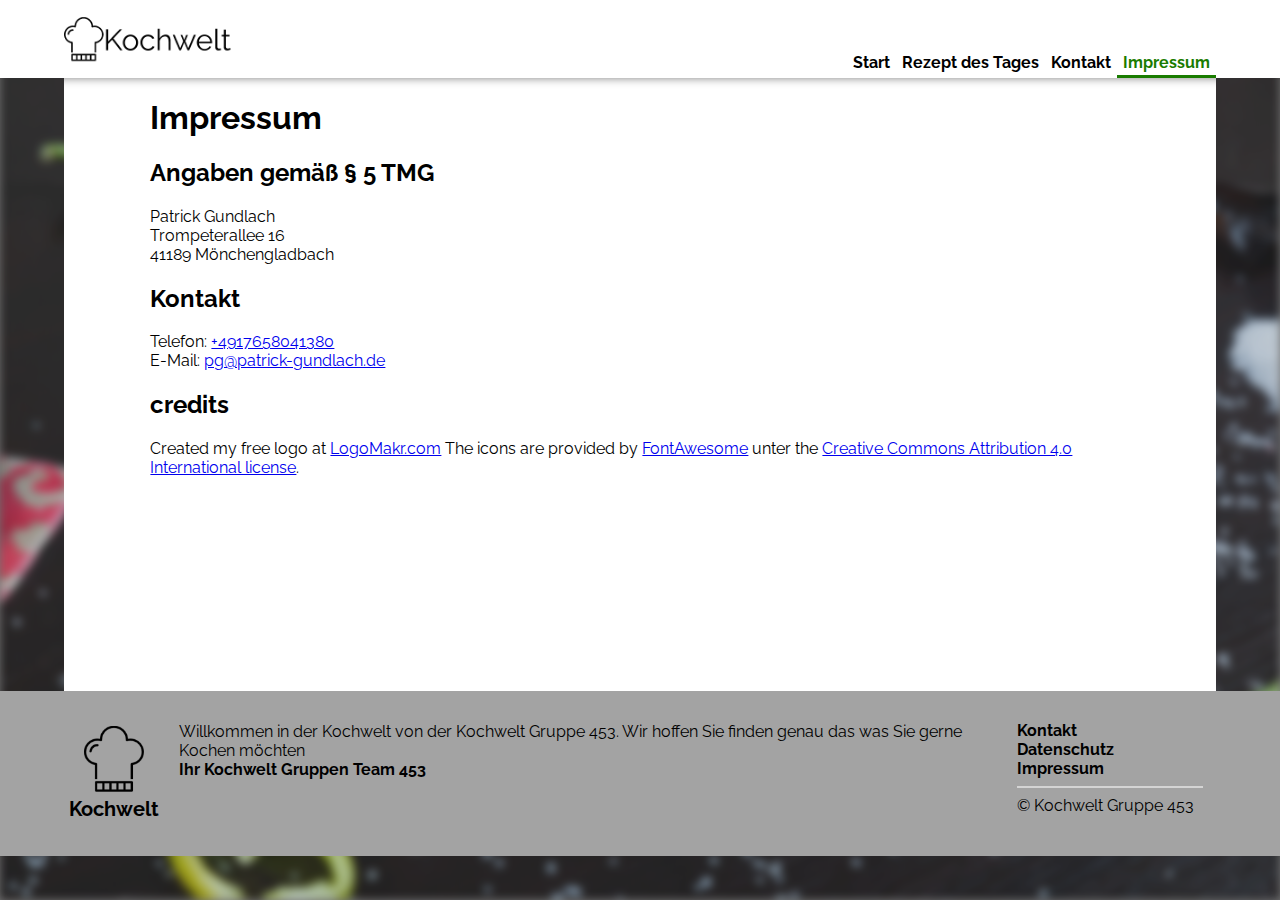
<file: impressum.html>
<!DOCTYPE html>
<html lang="de">

<head>
    <meta charset="UTF-8">
    <meta http-equiv="X-UA-Compatible" content="IE=edge">
    <meta name="viewport" content="width=device-width, initial-scale=1.0">
    <link rel="icon" type="image/png" href="./img/favicon.png">
    <script id="Cookiebot" src="https://consent.cookiebot.com/uc.js" data-cbid="d3d63e2e-1fae-4f0b-adeb-bb6c172b94df" data-blockingmode="auto" type="text/javascript"></script>
    <script src="script.js"></script>
    <title>Impressum</title>
    <link rel="stylesheet" href="css/style.css">
</head>

<body onload="includeHTML()">

    <div w3-include-html="templates/header.html"></div>
    <div class="contentBodyMain">
        <div class="contentBox">

            <h1>Impressum</h1>

            <h2>Angaben gem&auml;&szlig; &sect; 5 TMG</h2>
            <p>Patrick Gundlach<br />
                Trompeterallee 16<br />
                41189 M&ouml;nchengladbach</p>

            <h2>Kontakt</h2>
            <p>Telefon: <a href="tel:+4917658041380">+4917658041380</a><br />
                E-Mail: <a href="mailto:pg@patrick-gundlach.de">pg@patrick-gundlach.de</a></p>

            <h2>credits</h2>
            <p>Created my free logo at <a href="https://logomakr.com" target="_blank">LogoMakr.com</a>



                The icons are provided by <a href="https://fontawesome.com/" rel="nofollow"
                    target="_blank">FontAwesome</a>
                unter the <a href="https://fontawesome.com/license" target="_blank" rel="nofollow">Creative Commons
                    Attribution 4.0 International license</a>.</p>
        </div>
    </div>
    <div w3-include-html="templates/footer.html"></div>
    <script type="text/javascript">
        function downloadJSAtOnload() {
            var element = document.createElement("script");
            element.src = "navistyle.js";
            document.body.appendChild(element);
        }
        // greater than or equal IE 9 and other modern Browser
        if (window.addEventListener)
            window.addEventListener("load", downloadJSAtOnload, false);
        //  less than or equal IE 8
        else if (window.attachEvent)
            window.attachEvent("onload", downloadJSAtOnload);
        // all Browser
        else window.onload = downloadJSAtOnload; 
    </script>
</body>

</html>
</file>
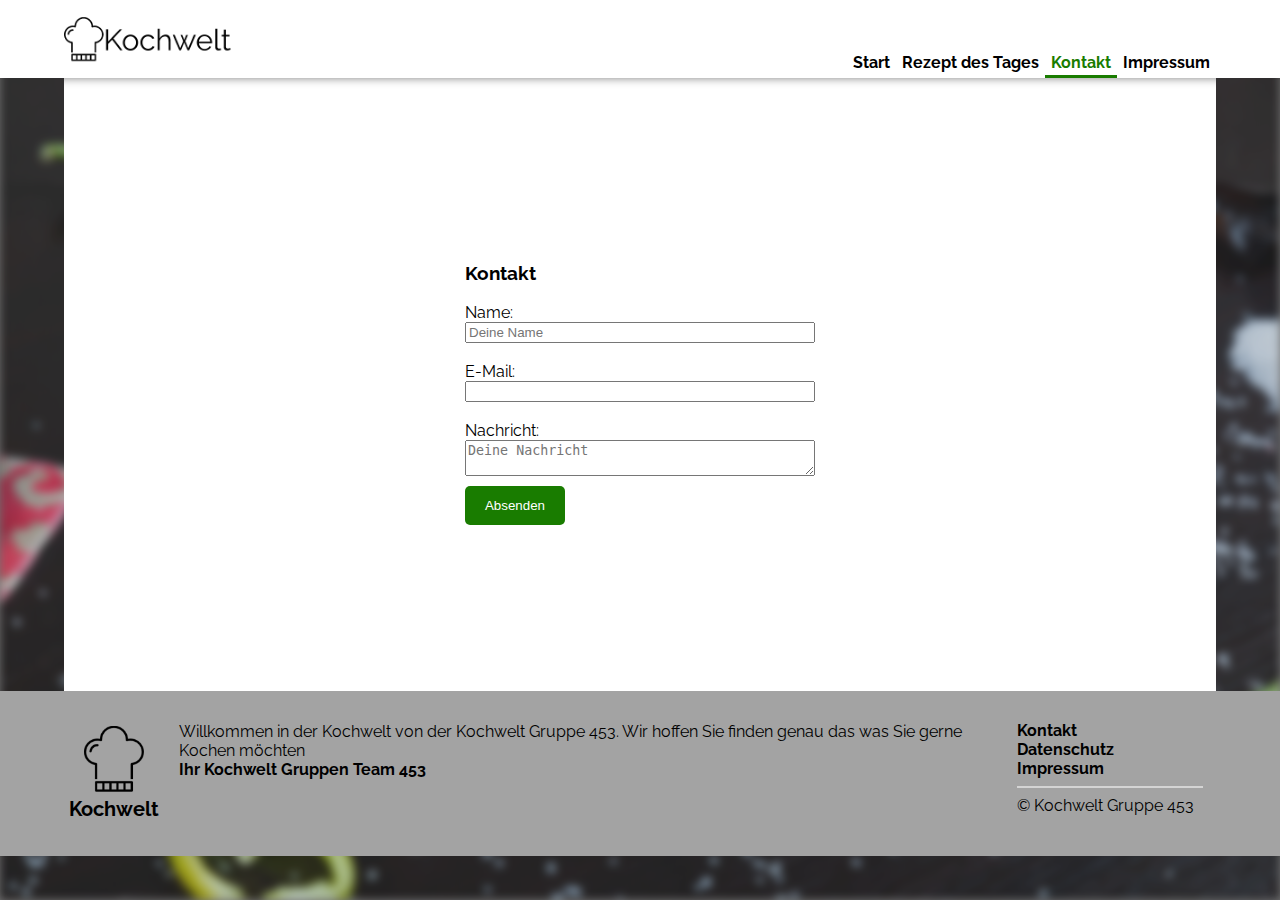
<file: kontakt.html>
<!DOCTYPE html>
<html lang="de">

<head>
    <meta charset="UTF-8">
    <meta http-equiv="X-UA-Compatible" content="IE=edge">
    <meta name="viewport" content="width=device-width, initial-scale=1.0">
    <link rel="icon" type="image/png" href="./img/favicon.png">
    <script id="Cookiebot" src="https://consent.cookiebot.com/uc.js" data-cbid="d3d63e2e-1fae-4f0b-adeb-bb6c172b94df" data-blockingmode="auto" type="text/javascript"></script>
    <script src="script.js"></script>
    <title>Kontakt</title>
    <link rel="stylesheet" href="css/style.css">
</head>

<body onload="includeHTML()">

    <div w3-include-html="templates/header.html"></div>
    <div class="contentBodyMain">
        <div class="contactContent">
            <form action="send_mail.php" method="post">
                <h3>Kontakt</h3>
                <label for="name">Name:</label>
                <input name="name" placeholder="Deine Name" required>
                <br>
                <label for="email">E-Mail:</label>
                <input type="email" id="email" name="email" required>
                <br>
                <label for="message">Nachricht:</label>
                <textarea name="message" placeholder="Deine Nachricht" required></textarea>
                <button type="submit" onclick="window.location.href = 'danke.html';">Absenden</button>
            </form>

            <div id="form-messages"></div>
        </div>

    </div>
    <div w3-include-html="templates/footer.html"></div>
    <script type="text/javascript">
        function downloadJSAtOnload() {
            var element = document.createElement("script");
            element.src = "navistyle.js";
            document.body.appendChild(element);
        }
        // greater than or equal IE 9 and other modern Browser
        if (window.addEventListener)
            window.addEventListener("load", downloadJSAtOnload, false);
        //  less than or equal IE 8
        else if (window.attachEvent)
            window.attachEvent("onload", downloadJSAtOnload);
        // all Browser
        else window.onload = downloadJSAtOnload; 
    </script>
</body>

</html>
</file>
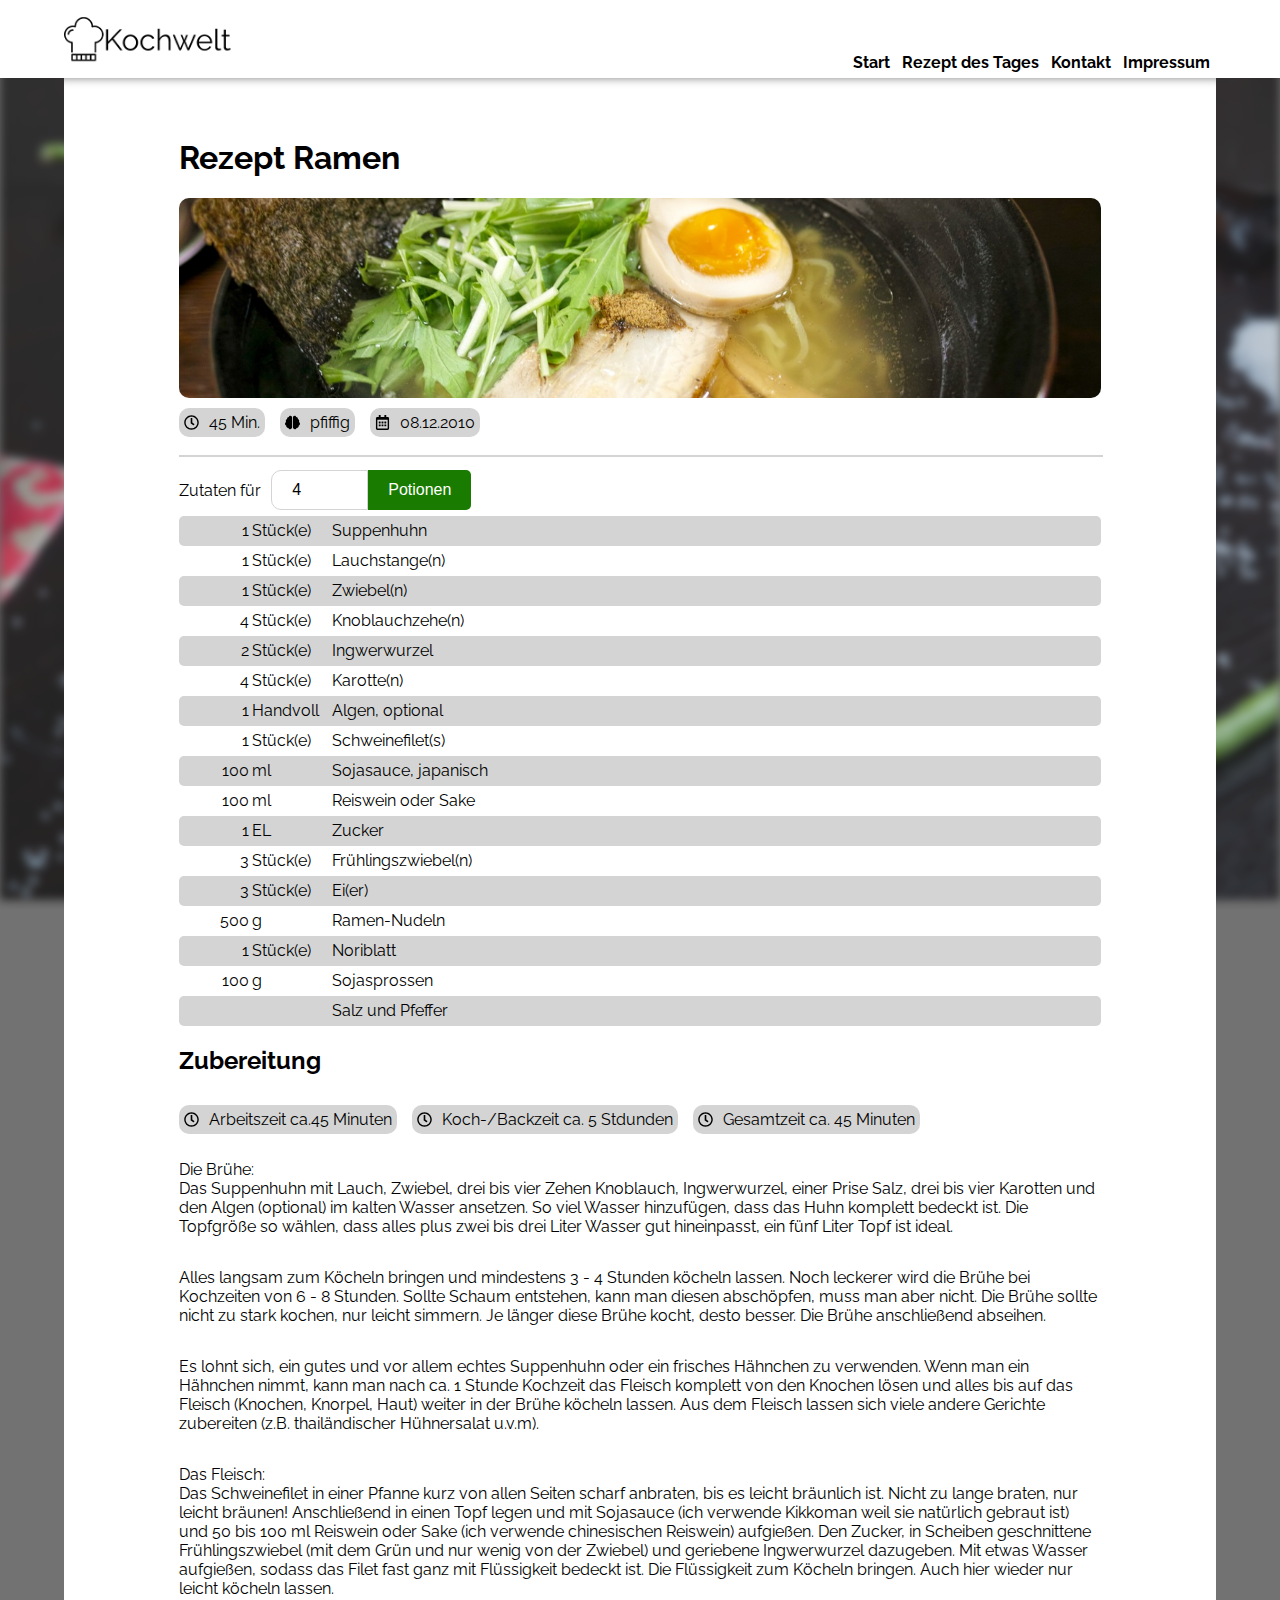
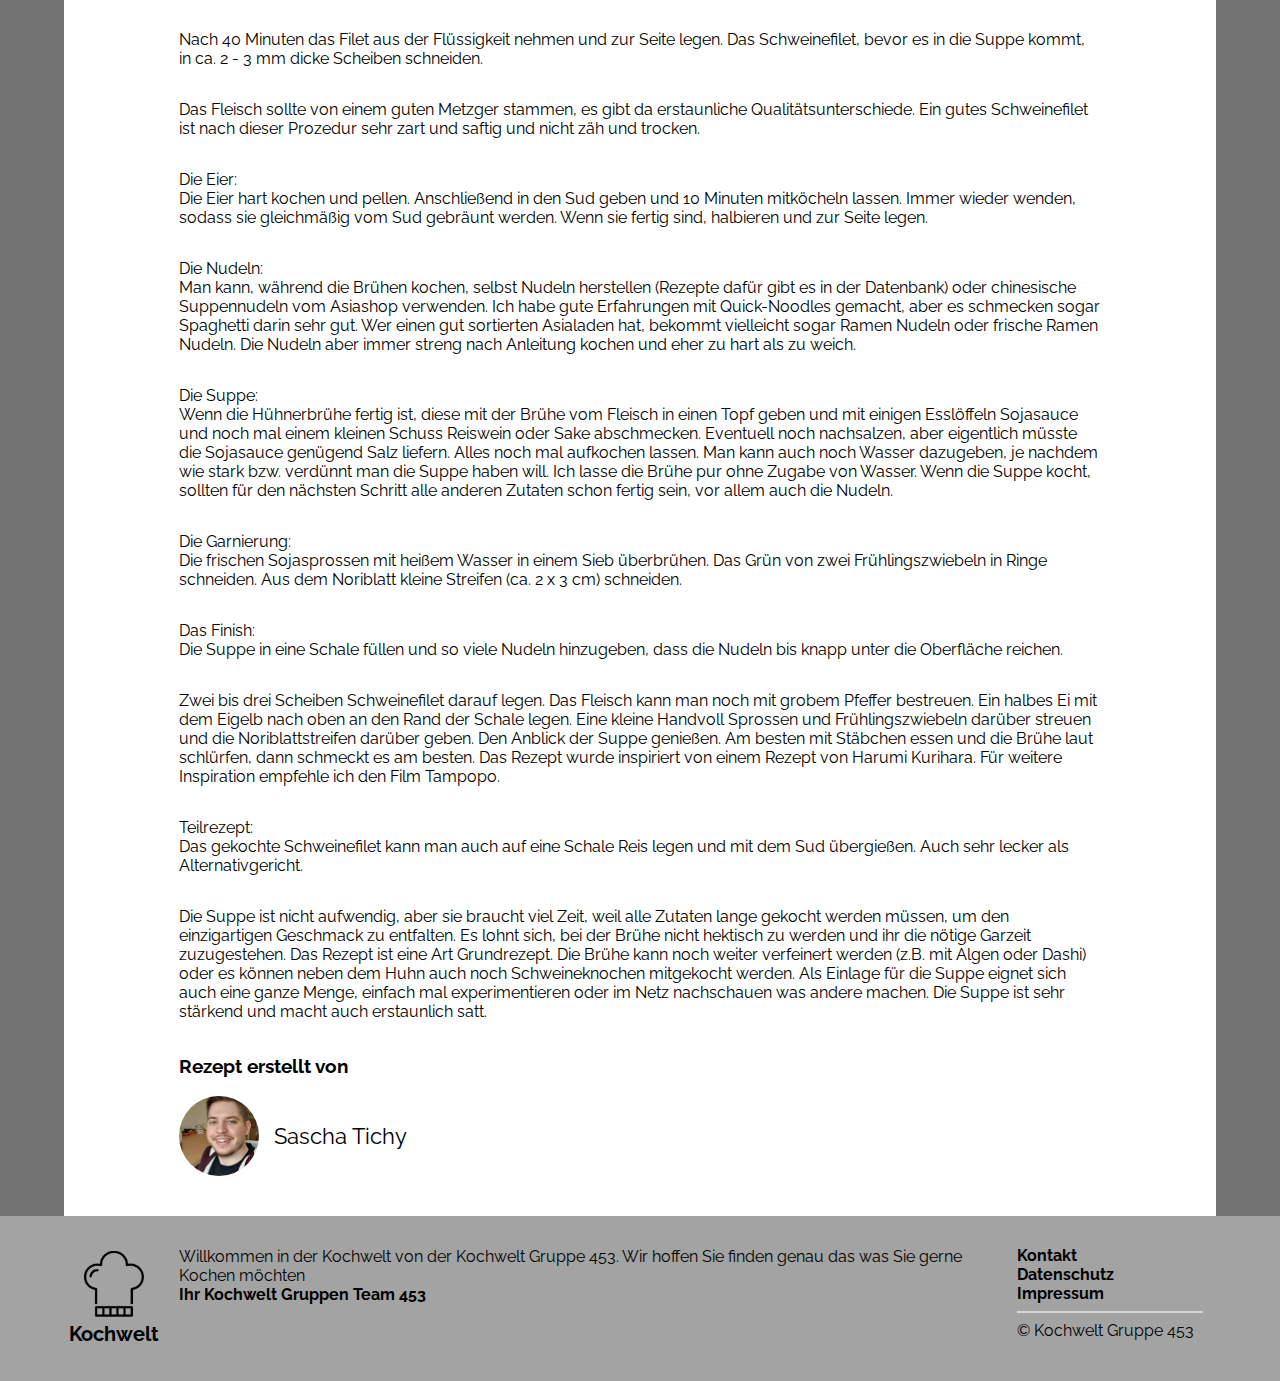
<file: ramen.html>
<!DOCTYPE html>
<html lang="de">
	<head>
		<meta charset="UTF-8" />
		<meta http-equiv="X-UA-Compatible" content="IE=edge" />
		<meta name="viewport" content="width=device-width, initial-scale=1.0" />
		<link rel="icon" type="image/png" href="./img/favicon.png" />
		<script id="Cookiebot" src="https://consent.cookiebot.com/uc.js" data-cbid="d3d63e2e-1fae-4f0b-adeb-bb6c172b94df" data-blockingmode="auto" type="text/javascript"></script>
		<script src="script.js"></script>
		<title>Rezept Ramen</title>
		<link rel="stylesheet" href="./css/style.css" />
	</head>

	<body onload="includeHTML()">
		<div w3-include-html="./templates/header.html"></div>
		<div class="contentBodyMain">
			<div class="contentBodyInner">
				<h1>Rezept Ramen</h1>
				<img
					class="headerImage"
					src="./img/img-gerichte/Ramen/restaurant-dish-meal-food-fish-cuisine-1384941-pxhere.com.jpg"
				/>
				<div class="display-flex">
					<div class="clock">
						<svg>
							<image xlink:href="./img/icons/clock-regular.svg" /></svg>45 Min.
					</div>
					<div class="clock">
						<svg>
							<image xlink:href="./img/icons/brain-solid.svg" /></svg>pfiffig
					</div>
					<div class="clock">
						<svg>
							<image xlink:href="./img/icons/calendar-alt-regular.svg" />
							</svg>08.12.2010
					</div>
				</div>
				<hr />
				<div class="ingredientInput">
					<p>Zutaten für</p>
					<div class="mobileLine">
						<input
							id="portionsAmount"
							class="inputFieldPortion"
							type="number"
							value="4"
							min="1"
							max="99"
							onkeydown="return restrictInput(event)"
							onblur="replaceZeroWithOne()">
					<button onclick="calculatorIngredients()">Potionen</button>
					</div>
				</div>
				<div id="ingredientList" class="ingredientLists"></div>
				<h2>Zubereitung</h2>
				<div class="display-flex">
					<div class="clock">
						<svg>
							<image xlink:href="./img/icons/clock-regular.svg" />
							</svg>Arbeitszeit ca.45 Minuten
					</div>
					<div class="clock">
						<svg>
							<image xlink:href="./img/icons/clock-regular.svg" />
							</svg>Koch-/Backzeit ca. 5 Stdunden
					</div>
					<div class="clock">
						<svg>
							<image xlink:href="./img/icons/clock-regular.svg" />
							</svg>Gesamtzeit ca. 45 Minuten
					</div>
				</div>
				<p>
					Die Brühe:<br />Das Suppenhuhn mit Lauch, Zwiebel, drei bis vier Zehen
					Knoblauch, Ingwerwurzel, einer Prise Salz, drei bis vier Karotten und
					den Algen (optional) im kalten Wasser ansetzen. So viel Wasser
					hinzufügen, dass das Huhn komplett bedeckt ist. Die Topfgröße so
					wählen, dass alles plus zwei bis drei Liter Wasser gut hineinpasst,
					ein fünf Liter Topf ist ideal.
				</p>
				<p>
					Alles langsam zum Köcheln bringen und mindestens 3 - 4 Stunden köcheln
					lassen. Noch leckerer wird die Brühe bei Kochzeiten von 6 - 8 Stunden.
					Sollte Schaum entstehen, kann man diesen abschöpfen, muss man aber
					nicht. Die Brühe sollte nicht zu stark kochen, nur leicht simmern. Je
					länger diese Brühe kocht, desto besser. Die Brühe anschließend
					abseihen.
				</p>
				<p>
					Es lohnt sich, ein gutes und vor allem echtes Suppenhuhn oder ein
					frisches Hähnchen zu verwenden. Wenn man ein Hähnchen nimmt, kann man
					nach ca. 1 Stunde Kochzeit das Fleisch komplett von den Knochen lösen
					und alles bis auf das Fleisch (Knochen, Knorpel, Haut) weiter in der
					Brühe köcheln lassen. Aus dem Fleisch lassen sich viele andere
					Gerichte zubereiten (z.B. thailändischer Hühnersalat u.v.m).
				</p>
				<p>
					Das Fleisch:<br />
					Das Schweinefilet in einer Pfanne kurz von allen Seiten scharf
					anbraten, bis es leicht bräunlich ist. Nicht zu lange braten, nur
					leicht bräunen! Anschließend in einen Topf legen und mit Sojasauce
					(ich verwende Kikkoman weil sie natürlich gebraut ist) und 50 bis 100
					ml Reiswein oder Sake (ich verwende chinesischen Reiswein) aufgießen.
					Den Zucker, in Scheiben geschnittene Frühlingszwiebel (mit dem Grün
					und nur wenig von der Zwiebel) und geriebene Ingwerwurzel dazugeben.
					Mit etwas Wasser aufgießen, sodass das Filet fast ganz mit Flüssigkeit
					bedeckt ist. Die Flüssigkeit zum Köcheln bringen. Auch hier wieder nur
					leicht köcheln lassen.
				</p>
				<p>
					Nach 40 Minuten das Filet aus der Flüssigkeit nehmen und zur Seite
					legen. Das Schweinefilet, bevor es in die Suppe kommt, in ca. 2 - 3 mm
					dicke Scheiben schneiden.
				</p>
				<p>
					Das Fleisch sollte von einem guten Metzger stammen, es gibt da
					erstaunliche Qualitätsunterschiede. Ein gutes Schweinefilet ist nach
					dieser Prozedur sehr zart und saftig und nicht zäh und trocken.
				</p>
				<p>
					Die Eier:<br />
					Die Eier hart kochen und pellen. Anschließend in den Sud geben und 10
					Minuten mitköcheln lassen. Immer wieder wenden, sodass sie gleichmäßig
					vom Sud gebräunt werden. Wenn sie fertig sind, halbieren und zur Seite
					legen.
				</p>
				<p>
					Die Nudeln:<br />
					Man kann, während die Brühen kochen, selbst Nudeln herstellen (Rezepte
					dafür gibt es in der Datenbank) oder chinesische Suppennudeln vom
					Asiashop verwenden. Ich habe gute Erfahrungen mit Quick-Noodles
					gemacht, aber es schmecken sogar Spaghetti darin sehr gut. Wer einen
					gut sortierten Asialaden hat, bekommt vielleicht sogar Ramen Nudeln
					oder frische Ramen Nudeln. Die Nudeln aber immer streng nach Anleitung
					kochen und eher zu hart als zu weich.
				</p>
				<p>
					Die Suppe:<br />
					Wenn die Hühnerbrühe fertig ist, diese mit der Brühe vom Fleisch in
					einen Topf geben und mit einigen Esslöffeln Sojasauce und noch mal
					einem kleinen Schuss Reiswein oder Sake abschmecken. Eventuell noch
					nachsalzen, aber eigentlich müsste die Sojasauce genügend Salz
					liefern. Alles noch mal aufkochen lassen. Man kann auch noch Wasser
					dazugeben, je nachdem wie stark bzw. verdünnt man die Suppe haben
					will. Ich lasse die Brühe pur ohne Zugabe von Wasser. Wenn die Suppe
					kocht, sollten für den nächsten Schritt alle anderen Zutaten schon
					fertig sein, vor allem auch die Nudeln.
				</p>
				<p>
					Die Garnierung:<br />
					Die frischen Sojasprossen mit heißem Wasser in einem Sieb überbrühen.
					Das Grün von zwei Frühlingszwiebeln in Ringe schneiden. Aus dem
					Noriblatt kleine Streifen (ca. 2 x 3 cm) schneiden.
				</p>
				<p>
					Das Finish:<br />
					Die Suppe in eine Schale füllen und so viele Nudeln hinzugeben, dass
					die Nudeln bis knapp unter die Oberfläche reichen.
				</p>
				<p>
					Zwei bis drei Scheiben Schweinefilet darauf legen. Das Fleisch kann
					man noch mit grobem Pfeffer bestreuen. Ein halbes Ei mit dem Eigelb
					nach oben an den Rand der Schale legen. Eine kleine Handvoll Sprossen
					und Frühlingszwiebeln darüber streuen und die Noriblattstreifen
					darüber geben. Den Anblick der Suppe genießen. Am besten mit Stäbchen
					essen und die Brühe laut schlürfen, dann schmeckt es am besten. Das
					Rezept wurde inspiriert von einem Rezept von Harumi Kurihara. Für
					weitere Inspiration empfehle ich den Film Tampopo.
				</p>
				<p>
					Teilrezept:<br />
					Das gekochte Schweinefilet kann man auch auf eine Schale Reis legen
					und mit dem Sud übergießen. Auch sehr lecker als Alternativgericht.
				</p>
				<p>
					Die Suppe ist nicht aufwendig, aber sie braucht viel Zeit, weil alle
					Zutaten lange gekocht werden müssen, um den einzigartigen Geschmack zu
					entfalten. Es lohnt sich, bei der Brühe nicht hektisch zu werden und
					ihr die nötige Garzeit zuzugestehen. Das Rezept ist eine Art
					Grundrezept. Die Brühe kann noch weiter verfeinert werden (z.B. mit
					Algen oder Dashi) oder es können neben dem Huhn auch noch
					Schweineknochen mitgekocht werden. Als Einlage für die Suppe eignet
					sich auch eine ganze Menge, einfach mal experimentieren oder im Netz
					nachschauen was andere machen. Die Suppe ist sehr stärkend und macht
					auch erstaunlich satt.
				</p>
				<h3>Rezept erstellt von</h3>
				<div class="display-flex align-items-center mobilProfile">
					<img class="profilImage" src="./img/profil/Sascha.png" />
					<div class="profilName">Sascha Tichy</div>
				</div>
			</div>
		</div>
		<div w3-include-html="./templates/footer.html"></div>
		<script type="text/javascript">
			function downloadJSAtOnload() {
				var element = document.createElement("script");
				element.src = "navistyle.js";
				document.body.appendChild(element);
			}
			// greater than or equal IE 9 and other modern Browser
			if (window.addEventListener)
				window.addEventListener("load", downloadJSAtOnload, false);
			//  less than or equal IE 8
			else if (window.attachEvent)
				window.attachEvent("onload", downloadJSAtOnload);
			// all Browser
			else window.onload = downloadJSAtOnload;
		</script>
		<script src="./Scripts/scriptRamen.js"></script>
		<script src="./Scripts/table+calculator.js"></script>
	</body>
</html>
</file>
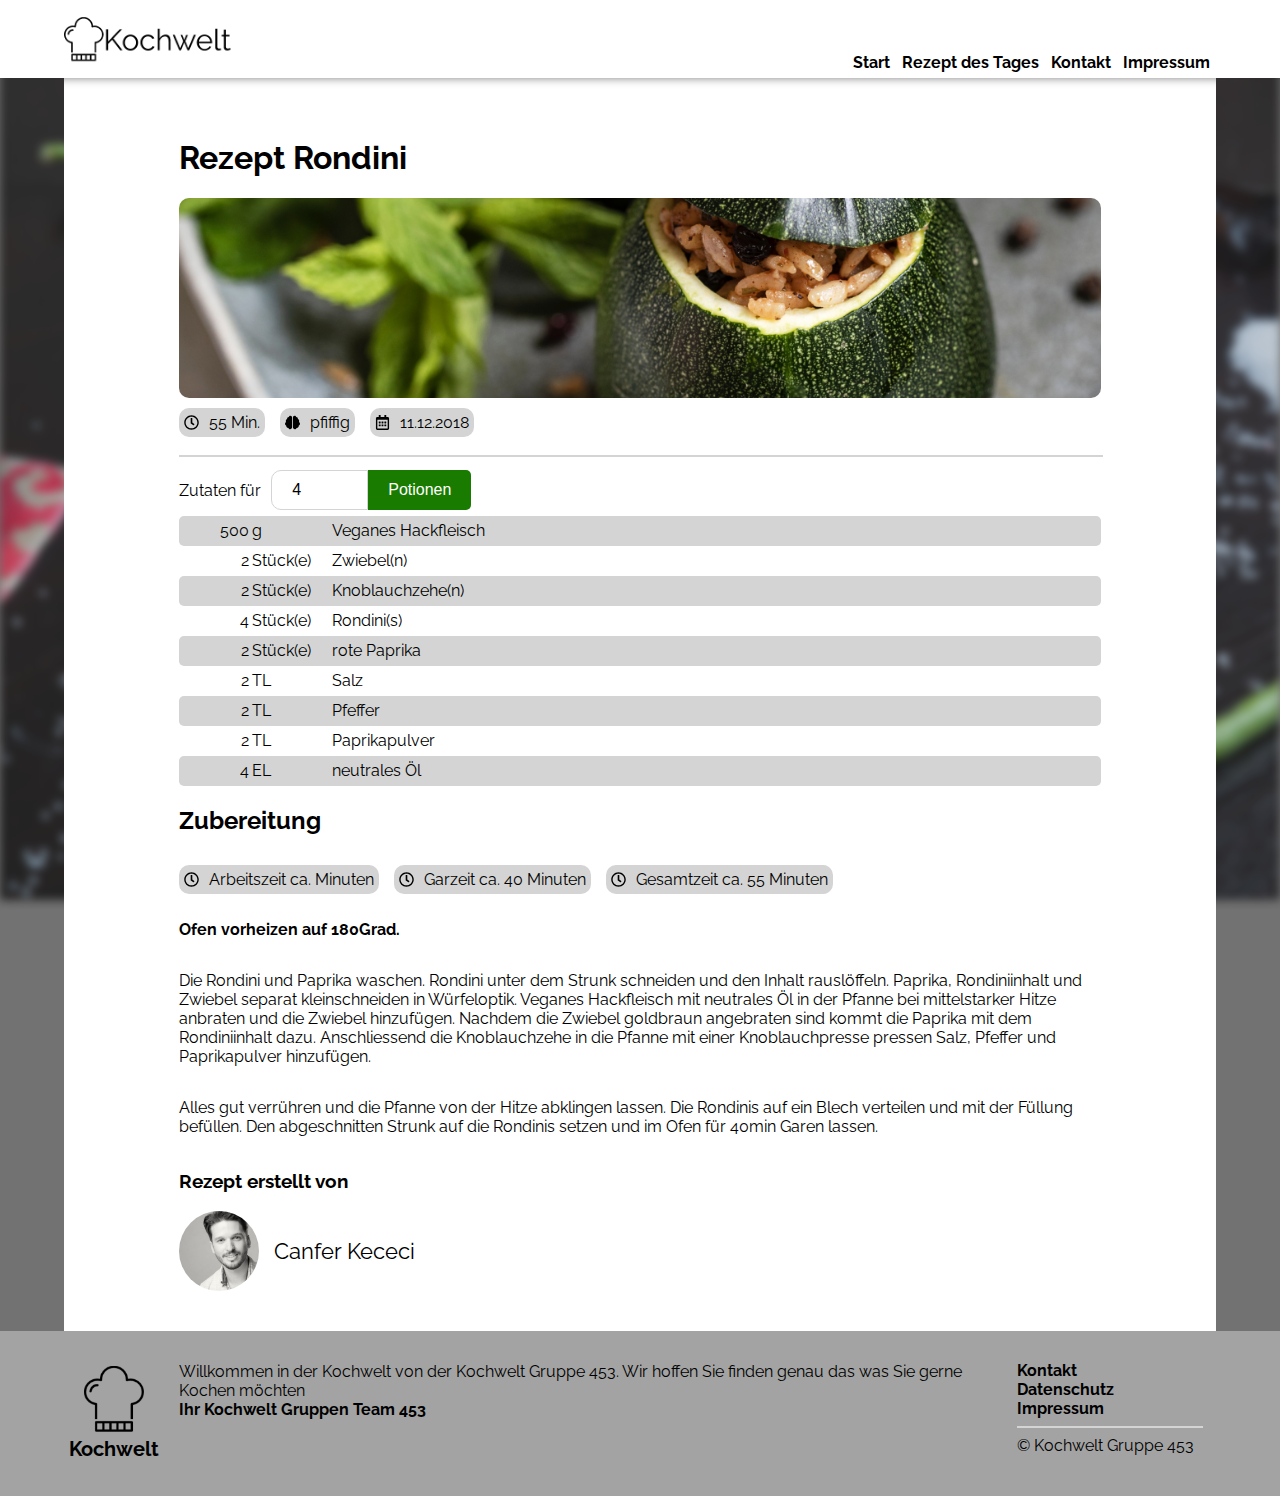
<file: rondini.html>
<!DOCTYPE html>
<html lang="de">
	<head>
		<meta charset="UTF-8" />
		<meta http-equiv="X-UA-Compatible" content="IE=edge" />
		<meta name="viewport" content="width=device-width, initial-scale=1.0" />
		<link rel="icon" type="image/png" href="./img/favicon.png" />
		<script id="Cookiebot" src="https://consent.cookiebot.com/uc.js" data-cbid="d3d63e2e-1fae-4f0b-adeb-bb6c172b94df" data-blockingmode="auto" type="text/javascript"></script>
		<script src="script.js"></script>
		<title>Rezept Rondini</title>
		<link rel="stylesheet" href="./css/style.css" />
	</head>

	<body onload="includeHTML()">
		<div w3-include-html="./templates/header.html"></div>
		<div class="contentBodyMain">
			<div class="contentBodyInner">
				<h1>Rezept Rondini</h1>
				<img
					class="headerImage"
					src="./img/img-gerichte/Rondini-img/Gefüllte-Rondini.jpg"
				/>
				<div class="display-flex">
					<div class="clock">
						<svg>
							<image xlink:href="./img/icons/clock-regular.svg" />
							</svg>55 Min.
					</div>
					<div class="clock">
						<svg>
							<image xlink:href="./img/icons/brain-solid.svg" />
							</svg>pfiffig
					</div>
					<div class="clock">
						<svg>
							<image xlink:href="./img/icons/calendar-alt-regular.svg" />
							</svg>11.12.2018
					</div>
				</div>
				<hr />
				<div class="ingredientInput">
					<p>Zutaten für</p>
					<div class="mobileLine">
						<input
							id="portionsAmount"
							class="inputFieldPortion"
							type="number"
							value="4"
							min="1"
							max="99"
							onkeydown="return restrictInput(event)"
							onblur="replaceZeroWithOne()">
						<button onclick="calculatorIngredients()">Potionen</button>
					</div>
				</div>
				<div id="ingredientList" class="ingredientLists"></div>
				<h2>Zubereitung</h2>
				<div class="display-flex">
					<div class="clock">
						<svg>
							<image xlink:href="./img/icons/clock-regular.svg" />
							</svg>Arbeitszeit ca. Minuten
					</div>
					<div class="clock">
						<svg>
							<image xlink:href="./img/icons/clock-regular.svg" />
							</svg>Garzeit ca. 40 Minuten
					</div>
					<div class="clock">
						<svg>
							<image xlink:href="./img/icons/clock-regular.svg" />
							</svg>Gesamtzeit ca. 55 Minuten
					</div>
				</div>
				<p><b>Ofen vorheizen auf 180Grad.</b></p>
				<p>
					Die Rondini und Paprika waschen. Rondini unter dem Strunk schneiden
					und den Inhalt rauslöffeln. Paprika, Rondiniinhalt und Zwiebel separat
					kleinschneiden in Würfeloptik. Veganes Hackfleisch mit neutrales Öl in
					der Pfanne bei mittelstarker Hitze anbraten und die Zwiebel
					hinzufügen. Nachdem die Zwiebel goldbraun angebraten sind kommt die
					Paprika mit dem Rondiniinhalt dazu. Anschliessend die Knoblauchzehe in
					die Pfanne mit einer Knoblauchpresse pressen Salz, Pfeffer und
					Paprikapulver hinzufügen.
				</p>
				<p>
					Alles gut verrühren und die Pfanne von der Hitze abklingen lassen. Die
					Rondinis auf ein Blech verteilen und mit der Füllung befüllen. Den
					abgeschnitten Strunk auf die Rondinis setzen und im Ofen für 40min
					Garen lassen.
				</p>
				<h3>Rezept erstellt von</h3>
				<div class="display-flex align-items-center mobilProfile">
					<img class="profilImage" src="./img/profil/Canfer.jpeg" />
					<div class="profilName">Canfer Kececi</div>
				</div>
			</div>
		</div>
		<div w3-include-html="./templates/footer.html"></div>
		<script type="text/javascript">
			function downloadJSAtOnload() {
				var element = document.createElement("script");
				element.src = "navistyle.js";
				document.body.appendChild(element);
			}
			// greater than or equal IE 9 and other modern Browser
			if (window.addEventListener)
				window.addEventListener("load", downloadJSAtOnload, false);
			//  less than or equal IE 8
			else if (window.attachEvent)
				window.attachEvent("onload", downloadJSAtOnload);
			// all Browser
			else window.onload = downloadJSAtOnload;
		</script>
		<script src="./Scripts/scriptRondini.js"></script>
		<script src="./Scripts/table+calculator.js"></script>
	</body>
</html>
</file>
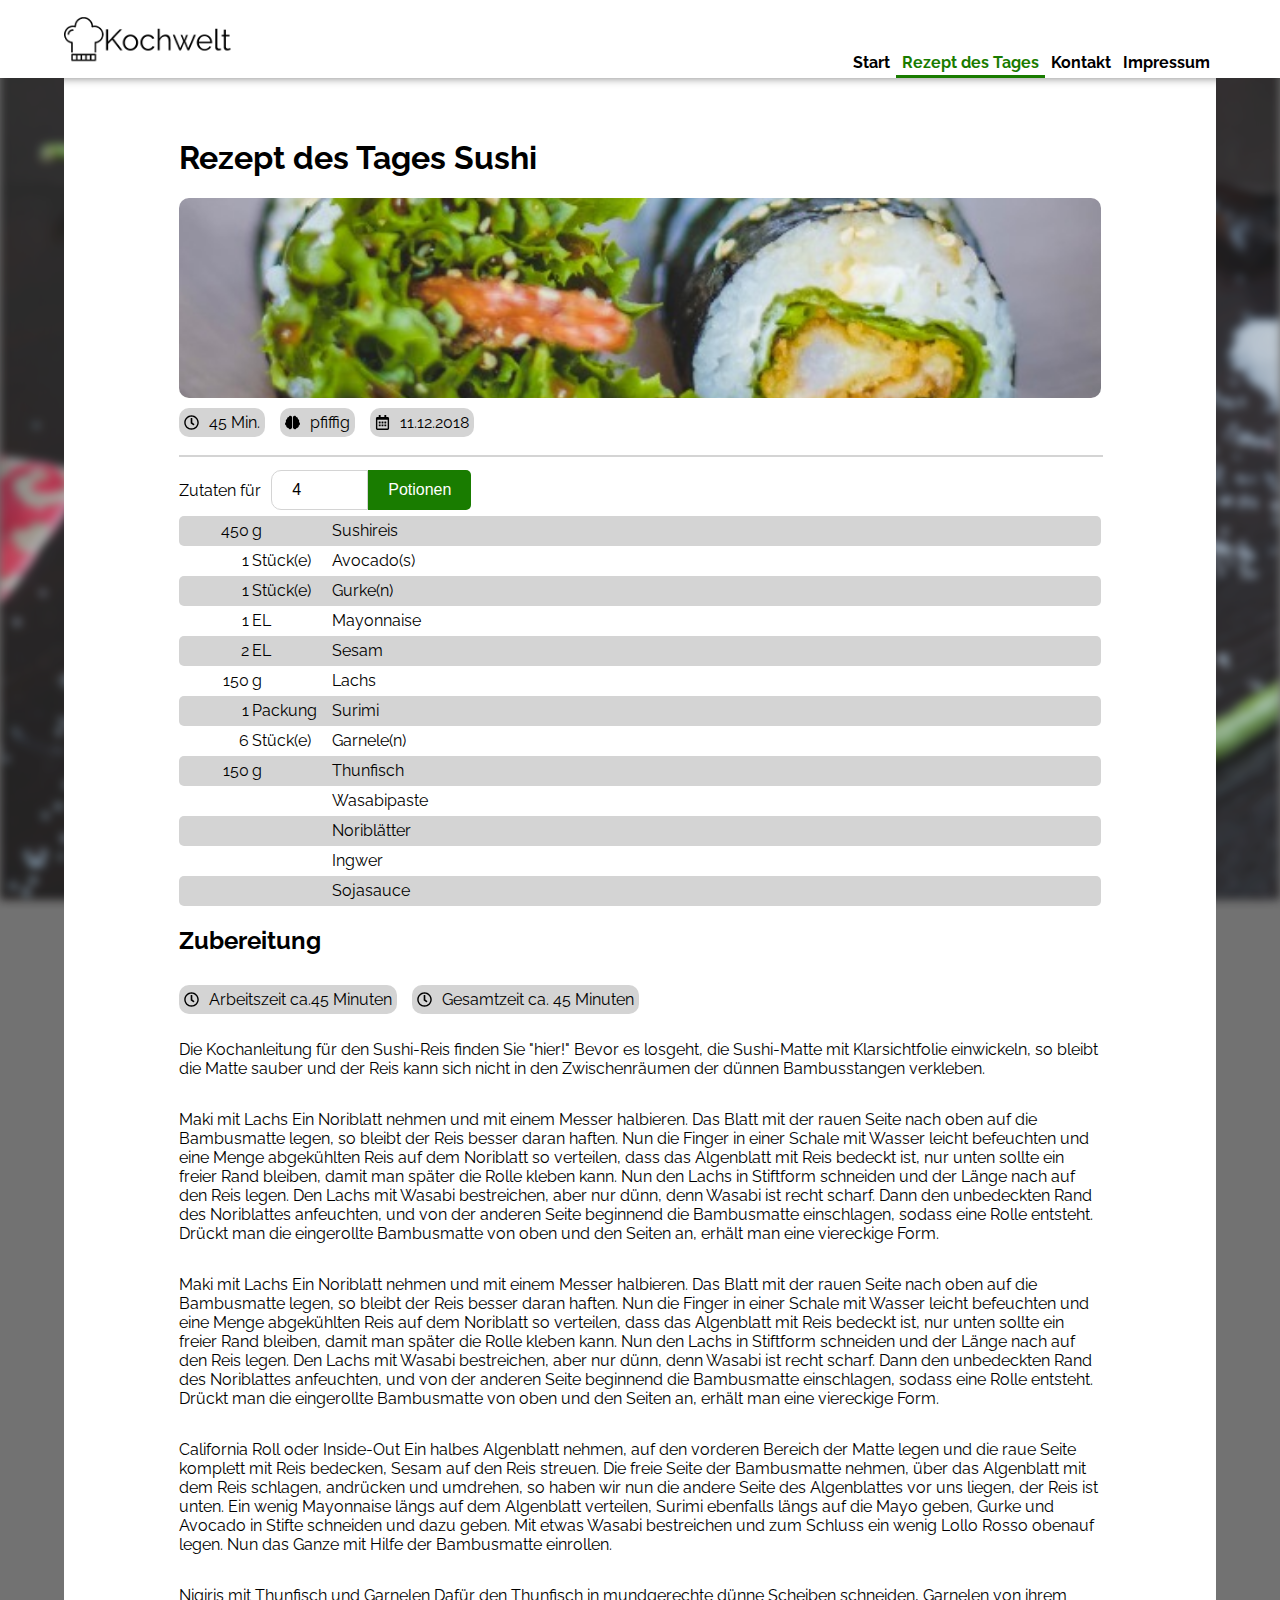
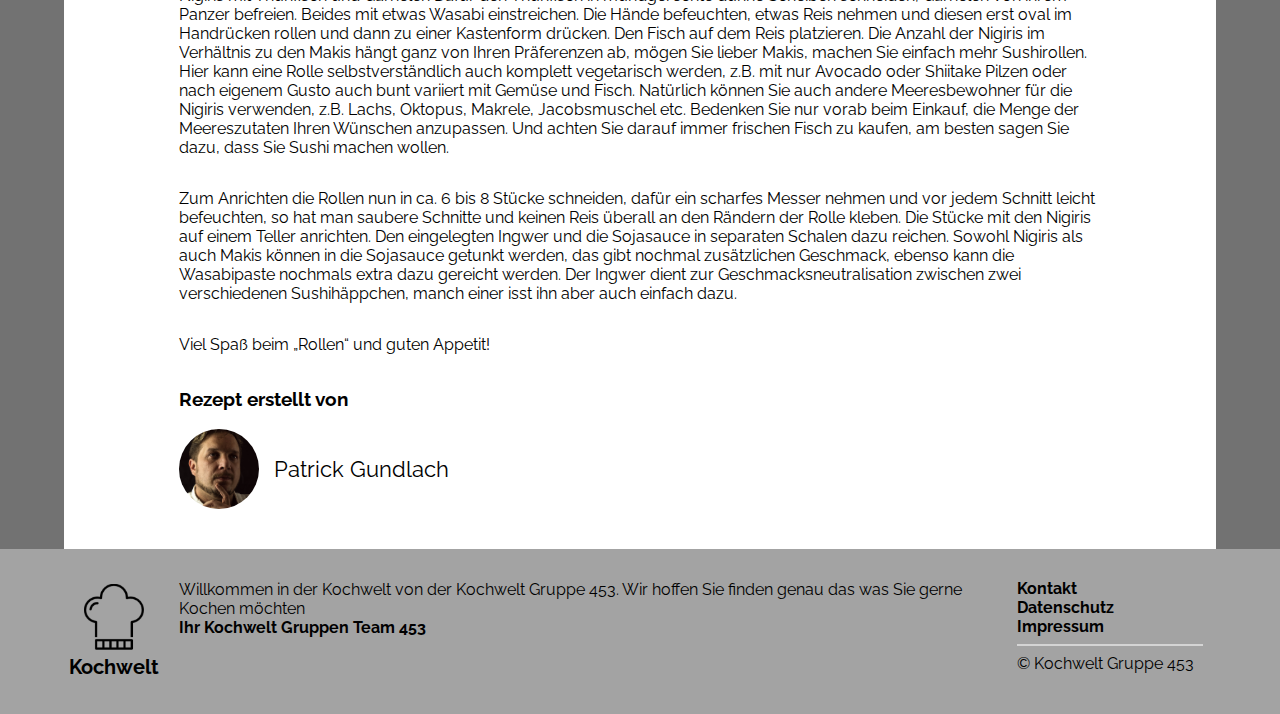
<file: tagesrezept.html>
<!DOCTYPE html>
<html lang="de">

<head>
    <meta charset="UTF-8">
    <meta http-equiv="X-UA-Compatible" content="IE=edge">
    <meta name="viewport" content="width=device-width, initial-scale=1.0">
    <link rel="icon" type="image/png" href="./img/favicon.png">
    <script id="Cookiebot" src="https://consent.cookiebot.com/uc.js" data-cbid="d3d63e2e-1fae-4f0b-adeb-bb6c172b94df" data-blockingmode="auto" type="text/javascript"></script>
    <script src="script.js"></script>
    <title>Rezept des Tages Sushi</title>
    <link rel="stylesheet" href="./css/style.css">
</head>

<body onload="includeHTML()">

    <div w3-include-html="./templates/header.html"></div>
    <div class="contentBodyMain">
        <div class="contentBodyInner">
            <h1>Rezept des Tages Sushi</h1>
            <img class="headerImageDay" src="./img/img-gerichte/sushi-tag/kochwelt_sushi_2.jpg" />
            <div class="display-flex">
                <div class="clock"><svg>
                        <image xlink:href="./img/icons/clock-regular.svg" />
                    </svg>45 Min.</div>
                <div class="clock"><svg>
                        <image xlink:href="./img/icons/brain-solid.svg" />
                    </svg>pfiffig</div>
                <div class="clock"><svg>
                        <image xlink:href="./img/icons/calendar-alt-regular.svg" />
                    </svg>11.12.2018</div>
            </div>
            <hr />
            <div class="ingredientInput">
                <p>Zutaten für</p><div class="mobileLine">
                    <input id="portionsAmount" 
                    class="inputFieldPortion" 
                    type="number" 
                    value="4" 
                    min="1" 
                    max="99"
                    onkeydown="return restrictInput(event)"
                    onblur="replaceZeroWithOne()">
                    <button onclick="calculatorIngredients()">Potionen</button></div>
            </div>
            <div id="ingredientList" class="ingredientLists"></div>
            <h2>Zubereitung</h2>
            <div class="display-flex">
                <div class="clock"><svg>
                        <image xlink:href="./img/icons/clock-regular.svg" />
                    </svg>Arbeitszeit ca.45 Minuten</div>
                <div class="clock"><svg>
                        <image xlink:href="./img/icons/clock-regular.svg" />
                    </svg>Gesamtzeit ca. 45 Minuten</div>
            </div>
            <p>Die Kochanleitung für den Sushi-Reis finden Sie "hier!"

                Bevor es losgeht, die Sushi-Matte mit Klarsichtfolie einwickeln, so bleibt die Matte sauber und der Reis
                kann sich nicht in den Zwischenräumen der dünnen Bambusstangen verkleben.

            <p>Maki mit Lachs
                Ein Noriblatt nehmen und mit einem Messer halbieren. Das Blatt mit der rauen Seite nach oben auf die
                Bambusmatte legen, so bleibt der Reis besser daran haften. Nun die Finger in einer Schale mit Wasser
                leicht befeuchten und eine Menge abgekühlten Reis auf dem Noriblatt so verteilen, dass das Algenblatt
                mit Reis bedeckt ist, nur unten sollte ein freier Rand bleiben, damit man später die Rolle kleben kann.
                Nun den Lachs in Stiftform schneiden und der Länge nach auf den Reis legen. Den Lachs mit Wasabi
                bestreichen, aber nur dünn, denn Wasabi ist recht scharf. Dann den unbedeckten Rand des Noriblattes
                anfeuchten, und von der anderen Seite beginnend die Bambusmatte einschlagen, sodass eine Rolle entsteht.
                Drückt man die eingerollte Bambusmatte von oben und den Seiten an, erhält man eine viereckige Form.</p>
            <p>Maki mit Lachs
                Ein Noriblatt nehmen und mit einem Messer halbieren. Das Blatt mit der rauen Seite nach oben auf die
                Bambusmatte legen, so bleibt der Reis besser daran haften. Nun die Finger in einer Schale mit Wasser
                leicht befeuchten und eine Menge abgekühlten Reis auf dem Noriblatt so verteilen, dass das Algenblatt
                mit Reis bedeckt ist, nur unten sollte ein freier Rand bleiben, damit man später die Rolle kleben kann.
                Nun den Lachs in Stiftform schneiden und der Länge nach auf den Reis legen. Den Lachs mit Wasabi
                bestreichen, aber nur dünn, denn Wasabi ist recht scharf. Dann den unbedeckten Rand des Noriblattes
                anfeuchten, und von der anderen Seite beginnend die Bambusmatte einschlagen, sodass eine Rolle entsteht.
                Drückt man die eingerollte Bambusmatte von oben und den Seiten an, erhält man eine viereckige Form.</p>
            <p>California Roll oder Inside-Out
                Ein halbes Algenblatt nehmen, auf den vorderen Bereich der Matte legen und die raue Seite komplett mit
                Reis bedecken, Sesam auf den Reis streuen. Die freie Seite der Bambusmatte nehmen, über das Algenblatt
                mit dem Reis schlagen, andrücken und umdrehen, so haben wir nun die andere Seite des Algenblattes vor
                uns liegen, der Reis ist unten. Ein wenig Mayonnaise längs auf dem Algenblatt verteilen, Surimi
                ebenfalls längs auf die Mayo geben, Gurke und Avocado in Stifte schneiden und dazu geben. Mit etwas
                Wasabi bestreichen und zum Schluss ein wenig Lollo Rosso obenauf legen. Nun das Ganze mit Hilfe der
                Bambusmatte einrollen.</p>
            <p>Nigiris mit Thunfisch und Garnelen
                Dafür den Thunfisch in mundgerechte dünne Scheiben schneiden, Garnelen von ihrem Panzer befreien. Beides
                mit etwas Wasabi einstreichen. Die Hände befeuchten, etwas Reis nehmen und diesen erst oval im
                Handrücken rollen und dann zu einer Kastenform drücken. Den Fisch auf dem Reis platzieren.
                Die Anzahl der Nigiris im Verhältnis zu den Makis hängt ganz von Ihren Präferenzen ab, mögen Sie lieber
                Makis, machen Sie einfach mehr Sushirollen. Hier kann eine Rolle selbstverständlich auch komplett
                vegetarisch werden, z.B. mit nur Avocado oder Shiitake Pilzen oder nach eigenem Gusto auch bunt variiert
                mit Gemüse und Fisch. Natürlich können Sie auch andere Meeresbewohner für die Nigiris verwenden, z.B.
                Lachs, Oktopus, Makrele, Jacobsmuschel etc. Bedenken Sie nur vorab beim Einkauf, die Menge der
                Meereszutaten Ihren Wünschen anzupassen. Und achten Sie darauf immer frischen Fisch zu kaufen, am besten
                sagen Sie dazu, dass Sie Sushi machen wollen.</p>
            <p>Zum Anrichten die Rollen nun in ca. 6 bis 8 Stücke schneiden, dafür ein scharfes Messer nehmen und vor
                jedem Schnitt leicht befeuchten, so hat man saubere Schnitte und keinen Reis überall an den Rändern der
                Rolle kleben. Die Stücke mit den Nigiris auf einem Teller anrichten. Den eingelegten Ingwer und die
                Sojasauce in separaten Schalen dazu reichen. Sowohl Nigiris als auch Makis können in die Sojasauce
                getunkt werden, das gibt nochmal zusätzlichen Geschmack, ebenso kann die Wasabipaste nochmals extra dazu
                gereicht werden. Der Ingwer dient zur Geschmacksneutralisation zwischen zwei verschiedenen
                Sushihäppchen, manch einer isst ihn aber auch einfach dazu.</p>
            <p>Viel Spaß beim „Rollen“ und guten Appetit!</p>
            <h3>Rezept erstellt von</h3>
            <div class="display-flex  align-items-center mobilProfile">
                <img class="profilImage" src="./img/profil/Patrick-gundlach.jpg">
            <div class="profilName">Patrick Gundlach</div>
            </div>
            
        </div>
    </div>
    <div w3-include-html="./templates/footer.html"></div>
    <script type="text/javascript">
        function downloadJSAtOnload() {
            var element = document.createElement("script");
            element.src = "navistyle.js";
            document.body.appendChild(element);
        }
        // greater than or equal IE 9 and other modern Browser
        if (window.addEventListener)
            window.addEventListener("load", downloadJSAtOnload, false);
        //  less than or equal IE 8
        else if (window.attachEvent)
            window.attachEvent("onload", downloadJSAtOnload);
        // all Browser
        else window.onload = downloadJSAtOnload;
    </script>
    <script src="./Scripts/scriptSushi.js"></script>
    <script src="./Scripts/table+calculator.js"></script>
</body>

</html>
</file>
<file: css/style.css>
@import url('./fonts.css');
@import url('./mobil.css');

:root {
    --mainWidth: 90%;
    --innerWidth: 80%;
    --svgImageWidth: 15px;
    --svgImageHeight: 15px;
    --rezeptBackColor: #d4d4d4;
    --buttonBackColor:  rgb(25, 124, 0);
    --buttonFontColor: #ffffff;
}

html,
body {
    height: 100%;
}

body {
    margin: 0;
    padding: 0;
    font-size: 16px;
    font-family: 'Raleway', sans-serif;
    background-color: rgb(114, 114, 114);
}

.background-container {
    position: fixed;
    top: 0;
    left: 0;
    width: 100%;
    height: 100%;
    background-image: url(../img/kochwelt_bg_0.jpg);
    background-size: cover;
    opacity: 0.8;
    filter: blur(5px);
}


hr {
    border: 1px solid var(--rezeptBackColor);
    width: 100%;
}

.clock{
    display: flex;
    align-items: center;
    font-size: 16px;
    background-color: var(--rezeptBackColor);
    margin: 10px 15px 10px 0;
    padding: 5px;
    border-radius: 10px;
}

.clock svg{
    width: var(--svgImageWidth);
    height: var(--svgImageHeight);
    padding-right: 10px;
}
.clock image{
    width: var(--svgImageWidth);
    height: var(--svgImageHeight);
}

.contentBox {
    max-width: 85%;
    margin-left: auto;
    margin-right: auto;
}

.contentBodyHeader {
    display: flex;
    justify-content: space-between;
    width: var(--mainWidth);
    position: relative;
    z-index: 1;
    padding: 10px 0 0 0;
}

.contentBodyFooter {
    display: flex;
    justify-content: space-between;
    width: var(--mainWidth);
    position: relative;
    z-index: 1;
}

.contentBodyMain {
    display: flex;
    flex-direction: column;
    align-items: center;
    background-color: #ffffff;
    box-shadow: inset 0px 10px 10px -10px rgba(0, 0, 0, 0.5);
    padding: 0;
    margin: auto;
    width: var(--mainWidth);
    min-height: calc(100% - 287px);
    position: relative;

}

/* - Header - */
.header {
    display: flex;
    flex-direction: row;
    align-items: flex-start;
    justify-content: center;
    background-color: #fff;
    width: 100%;
    max-height: 80px;
    position: relative;
    z-index: 2;
}

.header img {
    object-fit: cover;
    width: 180px;
}

/* - Navigation - */
nav {
    display: flex;
    align-items: flex-end;
}

nav a {
    text-decoration: none;
    color: #000;
    padding: 3px 6px;
    font-weight: 700;
    border-bottom: 3px solid white;
    transition: border-bottom 0.6s  ease-in-out;
}

nav a:hover {
    color: rgb(25, 124, 0);
    border-bottom: 3px solid rgb(25, 124, 0);
}

nav a.active {
    color: rgb(25, 124, 0);
    border-bottom: 3px solid rgb(25, 124, 0);
}
.display-flex{
    display: flex;
}
.align-items-center{
    align-items: center;
}
/* - Home Content - */
.homeRecipeDay {
    display: flex;
    max-width: var(--innerWidth);
    margin: auto;
    padding: 50px 0;
}

.homeRecipeDay img {
    height: 300px;
    border-radius: 10px;
    box-shadow: 0px 5px 5px #a3a3a3;
}

.homeTextBox {
    padding: 0 0 0 15px;
}

.homeTextBox h2 {
    padding: 0;
    margin: 0;
}

.homeRecipeDay button {

    background-color: var(--buttonBackColor);
    color: var(--buttonFontColor);
    border: none;
    padding: 10px 42px;
    margin: 10px 0 0 0;
    cursor: pointer;
}

.homeMiddelLine {
    background-color: #cbcbcb;
    width: 100%;
    padding: 35px 0;
}

.homeMiddel {
    display: flex;
    flex-wrap: wrap;
    justify-content: space-between;
    width: var(--innerWidth);
    margin: auto;
}

.homeMiddel h2 {
    width: 100%;
    text-align: center;
}

.homeMiddelBox {
    text-align: center;
}

.homeMiddelBox img {
    width: 220px;
    height: 220px;
    border-radius: 10px;
    object-fit: cover;
}

.homeMiddelBox a {
    text-decoration: none;
    color: #000;
}

.homeLast {
    display: flex;
    flex-wrap: wrap;
    width: var(--innerWidth);
    margin: auto;
}

.homeLast h2 {
    width: 100%;
    text-align: center;
}

.homeContentBoxLast p {
    padding: 0 15px 0 0;
}

.homeLast img {
    width: 220px;
    height: 220px;
    border-radius: 10px;

}

.homeContentBoxLast {
    display: flex;
    padding: 0 0 50px 0;
}

/* - Kontakt Form - */
form {
    display: flex;
    flex-direction: column;
    min-width: 350px;
}

form button {
    width: 100px;
    background-color: rgb(25, 124, 0);
    color: white;
    border: none;
    padding: 12px 6px;
    border-radius: 5px;
    margin: 10px 0 0 0;
    cursor: pointer;
}

.contactContent {
    display: flex;
    justify-content: center;
    margin: auto;
}

/* - Footer -*/
footer {
    width: 100%;
    max-height: 250px;
    background-color: #a3a3a3;
    padding: 15px 0;
    position: relative;
    z-index: 2;
    display: flex;
    justify-content: center;
}


.footerLogo {
    display: flex;
    flex-direction: column;
    align-items: center;
    font-size: 20px;
    font-weight: 700;
    padding: 0 5px;
}

.footerLogo img {
    object-fit: cover;
    max-width: 60px;
    padding-bottom: 5px;
}

.footerContent {
    padding: 0 15px;
}

.footerNav {
    display: flex;
    flex-direction: column;
    padding: 15px;
    width: 18%;
}

.footerNav a {
    text-decoration: none;
    color: black;
    font-weight: 700;
}

.footerNav a:hover {
    color: rgb(25, 124, 0);
    font-weight: 700;
}

/* Tabelle */
.contentBodyInner {
    max-width: var(--innerWidth);
    width: 100%;
    display: flex;
    flex-direction: column;
    padding: 40px 0;
}

.headerImage{
    max-height: 200px;
    object-fit: cover;
    border-radius: 10px;
    object-position: 20% 38%;
}
.headerImageDay{
    max-height: 200px;
    object-fit: cover;
    border-radius: 10px;
    object-position: 20% 80%;
}

.ingredientLists {
    display: flex;
}

.ingredientLists tbody {
    width: 100%;
    display: flex;
    flex-direction: column;
}

.ingredientLists tr {
    height: 30px;
    display: flex;
    align-items: center;
}

.ingredientLists tr:nth-child(odd) {
    background-color: var(--rezeptBackColor);
    border-radius: 5px;
}

.ingredientLists td {
    min-width: 70px;
    padding: 10px 10px 10px 0;
}

.ingredientAmounts {
    text-align: right;
    padding: 0 3px 0 0 !important;
}
.ingredientInput{
    display: flex;
    align-items: center;
}
.ingredientInput p{
    padding-right: 10px;
}
.ingredientInput button{
    background-color: var(--buttonBackColor);
    color: var(--buttonFontColor);
    padding: 10px 20px;
    font-size: 16px;
    border-radius: 0 5px 5px 0;
    border: none;
    cursor: pointer;
}
.inputFieldPortion{
    border: 1px solid var(--rezeptBackColor);
    font-size: 16px;
    border-radius: 10px 0 0 10px;
    padding: 10px 20px;
}

.profilImage{
    width: 80px;
    height: 80px;
    border-radius: 50%;
    object-fit: cover;
}
.profilName{
    font-size: 22px;
    padding-left: 15px;
}
.mobileLine{
display: flex;
}
.tanksSiteTextTeam{
    padding: 0 10px;
    font-weight: 700;
    text-align: right;
}
.tanksContentText h1{
    text-align: center;
}
</file>
